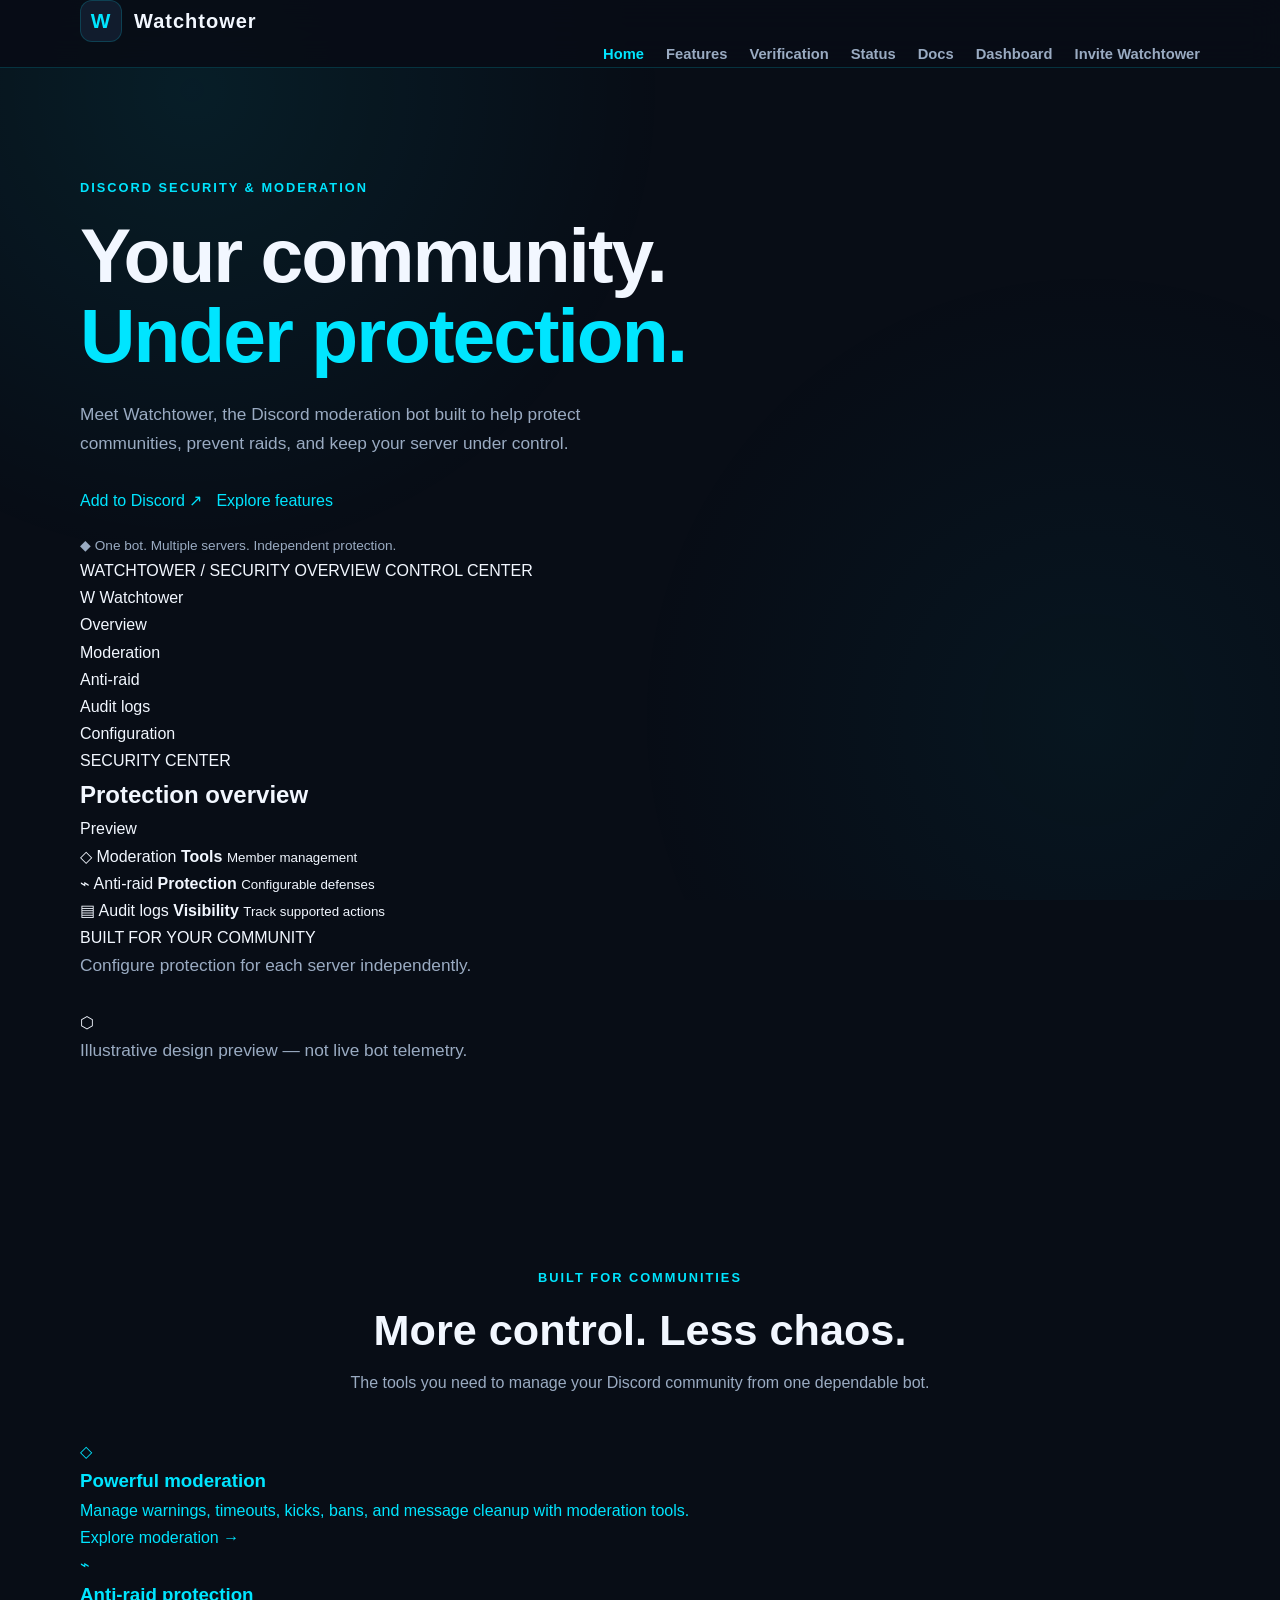
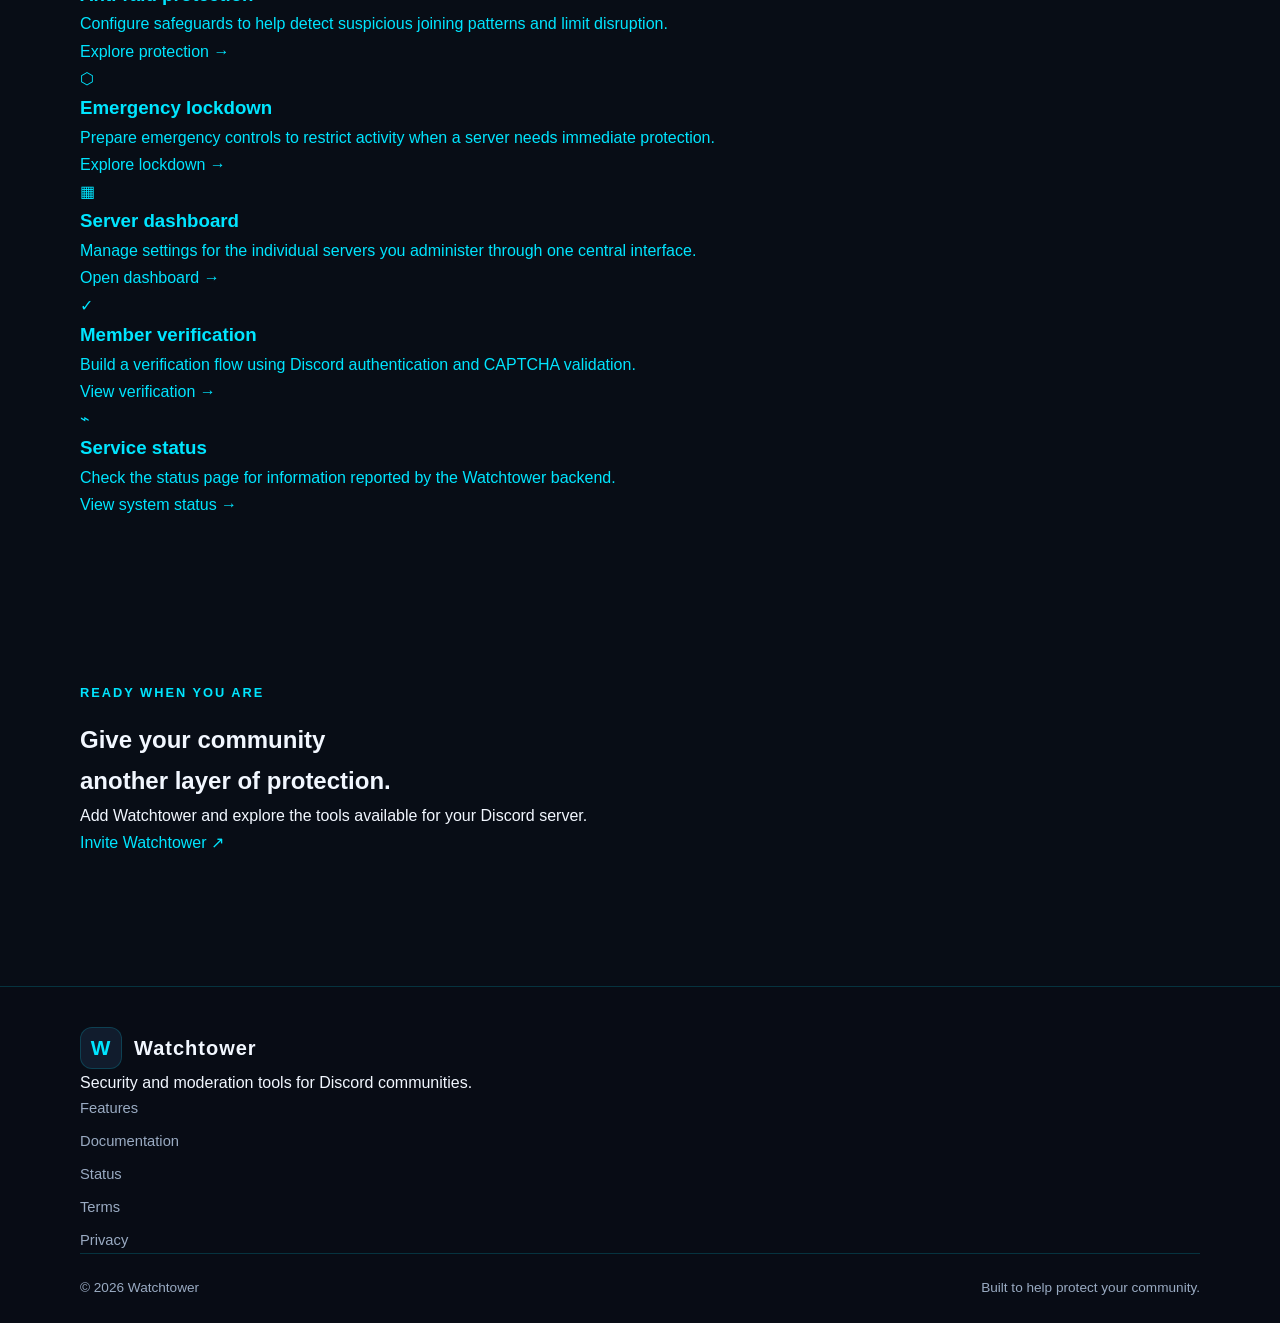
<file: index.html>
<!DOCTYPE html>
<html lang="en">
<head>
  <meta charset="UTF-8">
  <meta name="viewport" content="width=device-width, initial-scale=1">
  <meta name="theme-color" content="#080d16">
  <meta name="description" content="Watchtower is a powerful Discord moderation and security bot featuring moderation tools, anti-raid protection, emergency lockdowns, and server management.">
  <title>Watchtower — Protect Your Community</title>
  <link rel="stylesheet" href="style.css">
  <script src="script.js" defer></script>
</head>
<body>
  <header class="site-header">
    <nav class="nav container" aria-label="Main navigation">
      <a class="brand" href="index.html">
        <span class="brand-icon">W</span>
        <span>Watch<span class="accent">tower</span></span>
      </a>

      <button class="nav-toggle" id="nav-toggle"
        aria-expanded="false" aria-controls="nav-links">
        Menu
      </button>

      <div class="nav-links" id="nav-links">
        <a class="active" href="index.html">Home</a>
        <a href="features.html">Features</a>
        <a href="verification.html">Verification</a>
        <a href="status.html">Status</a>
        <a href="docs.html">Docs</a>
        <a href="dashboard.html">Dashboard</a>
        <a class="button button-primary nav-cta"
          href="https://discord.com/oauth2/authorize?client_id=1560069427880534126&amp;permissions=1099780089014&amp;integration_type=0&amp;scope=bot+applications.commands"
          target="_blank" rel="noopener noreferrer">
          Invite Watchtower
        </a>
      </div>
    </nav>
  </header>

  <main>
    <section class="hero">
      <div class="hero-glow"></div>
      <div class="container hero-content">
        <div class="eyebrow">
          <span class="live-dot"></span>
          DISCORD SECURITY & MODERATION
        </div>

        <h1>
          Your community.<br>
          <span class="gradient-text">Under protection.</span>
        </h1>

        <p class="hero-description">
          Meet Watchtower, the Discord moderation bot built to help
          protect communities, prevent raids, and keep your server
          under control.
        </p>

        <div class="hero-actions">
          <a class="button button-primary"
            href="https://discord.com/oauth2/authorize?client_id=1560069427880534126&amp;permissions=1099780089014&amp;integration_type=0&amp;scope=bot+applications.commands"
            target="_blank" rel="noopener noreferrer">
            Add to Discord <span aria-hidden="true">↗</span>
          </a>
          <a class="button button-secondary" href="features.html">
            Explore features
          </a>
        </div>

        <div class="hero-note">
          <span class="note-shield" aria-hidden="true">◆</span>
          One bot. Multiple servers. Independent protection.
        </div>
      </div>

      <div class="container hero-preview">
        <div class="preview-window">
          <div class="preview-topbar">
            <div class="window-dots"><i></i><i></i><i></i></div>
            <span>WATCHTOWER / SECURITY OVERVIEW</span>
            <span class="pill">CONTROL CENTER</span>
          </div>

          <div class="preview-content">
            <div class="preview-sidebar">
              <div class="preview-brand"><span>W</span> Watchtower</div>
              <div class="sidebar-item selected">Overview</div>
              <div class="sidebar-item">Moderation</div>
              <div class="sidebar-item">Anti-raid</div>
              <div class="sidebar-item">Audit logs</div>
              <div class="sidebar-item">Configuration</div>
            </div>

            <div class="preview-main">
              <div class="preview-heading">
                <div>
                  <span class="muted-label">SECURITY CENTER</span>
                  <h2>Protection overview</h2>
                </div>
                <span class="pill">Preview</span>
              </div>

              <div class="preview-grid">
                <div class="preview-stat">
                  <span class="stat-icon cyan">◇</span>
                  <span class="muted-label">Moderation</span>
                  <strong>Tools</strong>
                  <small>Member management</small>
                </div>
                <div class="preview-stat">
                  <span class="stat-icon blue">⌁</span>
                  <span class="muted-label">Anti-raid</span>
                  <strong>Protection</strong>
                  <small>Configurable defenses</small>
                </div>
                <div class="preview-stat">
                  <span class="stat-icon purple">▤</span>
                  <span class="muted-label">Audit logs</span>
                  <strong>Visibility</strong>
                  <small>Track supported actions</small>
                </div>
              </div>

              <div class="preview-bottom">
                <div>
                  <span class="muted-label">BUILT FOR YOUR COMMUNITY</span>
                  <p>Configure protection for each server independently.</p>
                </div>
                <span class="preview-shield">⬡</span>
              </div>
              <p class="preview-disclaimer">
                Illustrative design preview — not live bot telemetry.
              </p>
            </div>
          </div>
        </div>
      </div>
    </section>

    <section class="section section-border">
      <div class="container">
        <div class="section-heading">
          <span class="eyebrow">BUILT FOR COMMUNITIES</span>
          <h2>More control. <span class="gradient-text">Less chaos.</span></h2>
          <p>
            The tools you need to manage your Discord community
            from one dependable bot.
          </p>
        </div>

        <div class="feature-grid">
          <a class="feature-card" href="features.html#moderation">
            <div class="feature-icon cyan">◇</div>
            <h3>Powerful moderation</h3>
            <p>
              Manage warnings, timeouts, kicks, bans, and message
              cleanup with moderation tools.
            </p>
            <span class="card-link">Explore moderation →</span>
          </a>

          <a class="feature-card" href="features.html#anti-raid">
            <div class="feature-icon blue">⌁</div>
            <h3>Anti-raid protection</h3>
            <p>
              Configure safeguards to help detect suspicious
              joining patterns and limit disruption.
            </p>
            <span class="card-link">Explore protection →</span>
          </a>

          <a class="feature-card" href="features.html#lockdown">
            <div class="feature-icon purple">⬡</div>
            <h3>Emergency lockdown</h3>
            <p>
              Prepare emergency controls to restrict activity
              when a server needs immediate protection.
            </p>
            <span class="card-link">Explore lockdown →</span>
          </a>

          <a class="feature-card" href="dashboard.html">
            <div class="feature-icon cyan">▦</div>
            <h3>Server dashboard</h3>
            <p>
              Manage settings for the individual servers you
              administer through one central interface.
            </p>
            <span class="card-link">Open dashboard →</span>
          </a>

          <a class="feature-card" href="verification.html">
            <div class="feature-icon blue">✓</div>
            <h3>Member verification</h3>
            <p>
              Build a verification flow using Discord
              authentication and CAPTCHA validation.
            </p>
            <span class="card-link">View verification →</span>
          </a>

          <a class="feature-card" href="status.html">
            <div class="feature-icon purple">⌁</div>
            <h3>Service status</h3>
            <p>
              Check the status page for information reported
              by the Watchtower backend.
            </p>
            <span class="card-link">View system status →</span>
          </a>
        </div>
      </div>
    </section>

    <section class="section">
      <div class="container callout">
        <div>
          <span class="eyebrow">READY WHEN YOU ARE</span>
          <h2>Give your community<br>another layer of protection.</h2>
          <p>
            Add Watchtower and explore the tools available
            for your Discord server.
          </p>
        </div>
        <a class="button button-primary"
          href="https://discord.com/oauth2/authorize?client_id=1560069427880534126&amp;permissions=1099780089014&amp;integration_type=0&amp;scope=bot+applications.commands"
          target="_blank" rel="noopener noreferrer">
          Invite Watchtower ↗
        </a>
      </div>
    </section>
  </main>

  <footer class="site-footer">
    <div class="container footer-main">
      <a class="brand" href="index.html">
        <span class="brand-icon">W</span>
        <span>Watch<span class="accent">tower</span></span>
      </a>
      <p>Security and moderation tools for Discord communities.</p>
      <div class="footer-links">
        <a href="features.html">Features</a>
        <a href="docs.html">Documentation</a>
        <a href="status.html">Status</a>
        <a href="terms.html">Terms</a>
        <a href="privacy.html">Privacy</a>
      </div>
    </div>
    <div class="container footer-bottom">
      <span>© <span id="year">2026</span> Watchtower</span>
      <span>Built to help protect your community.</span>
    </div>
  </footer>
</body>
</html>
</file>
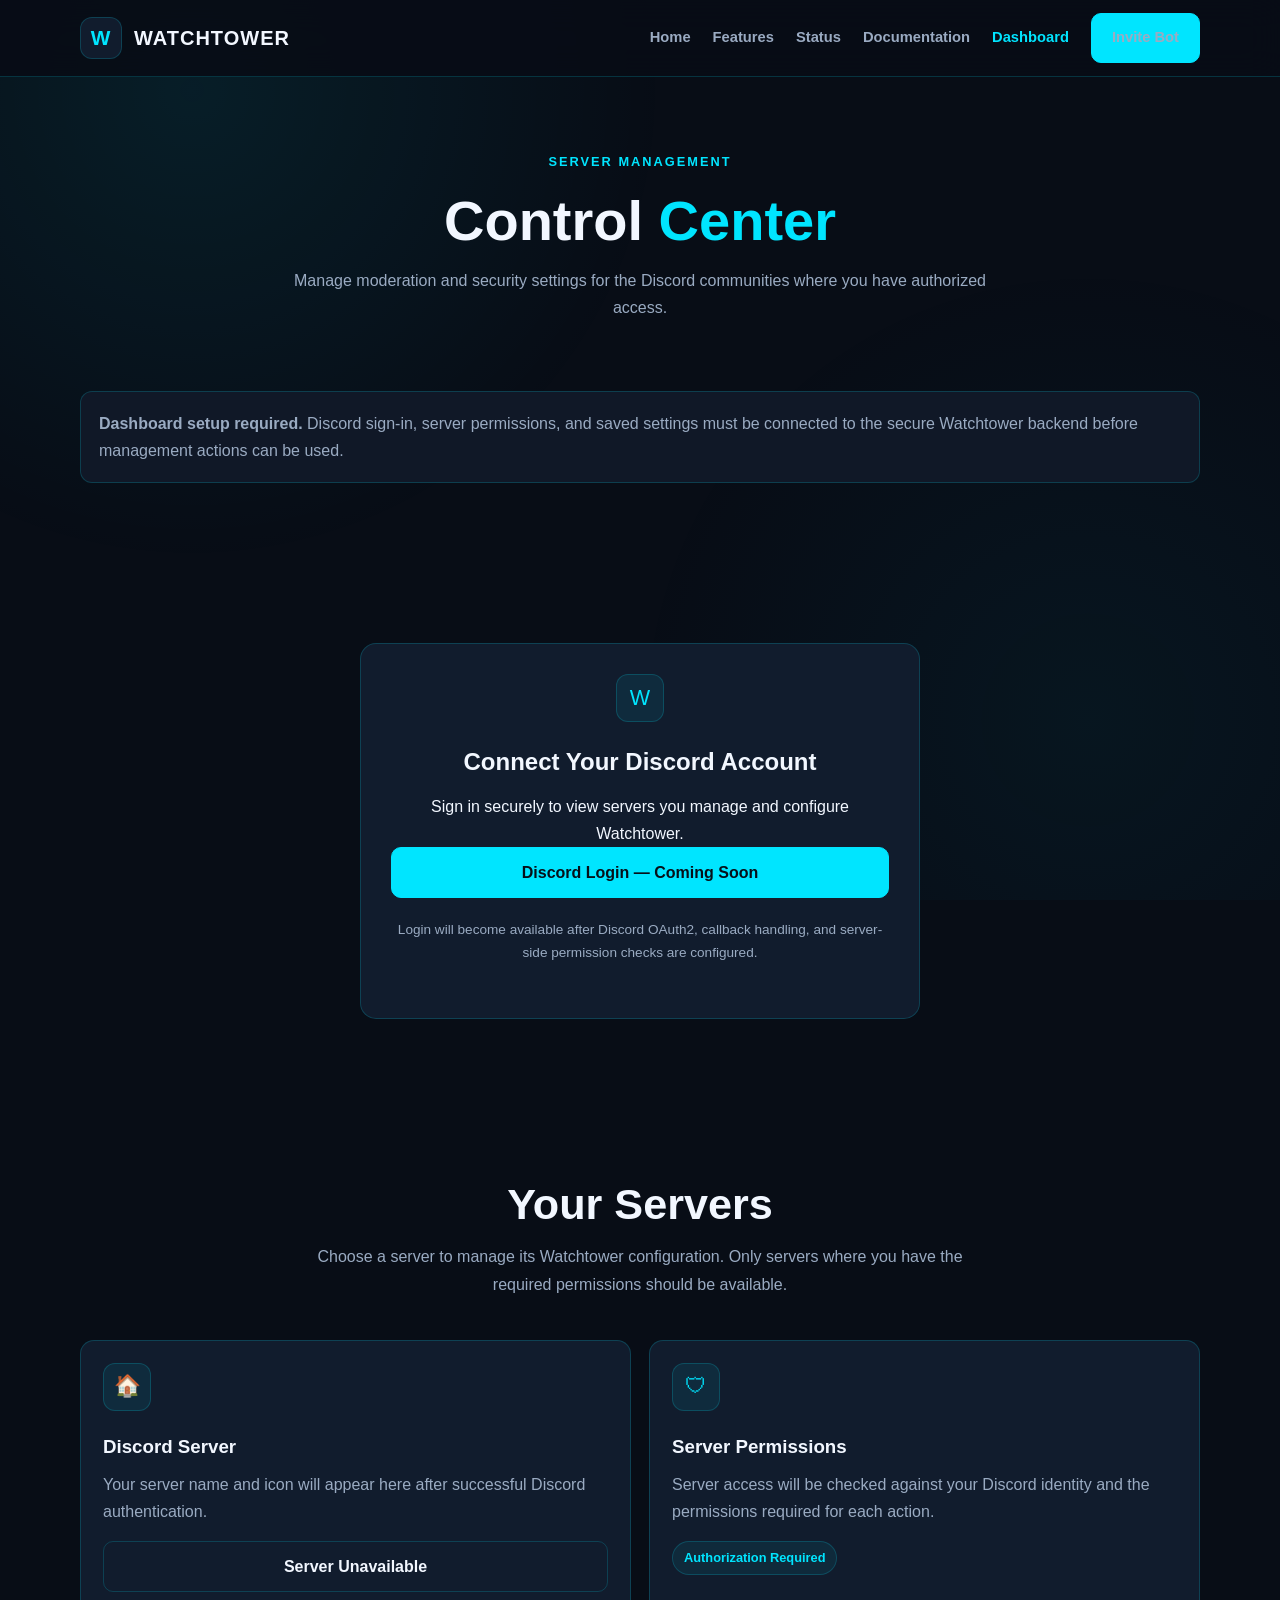
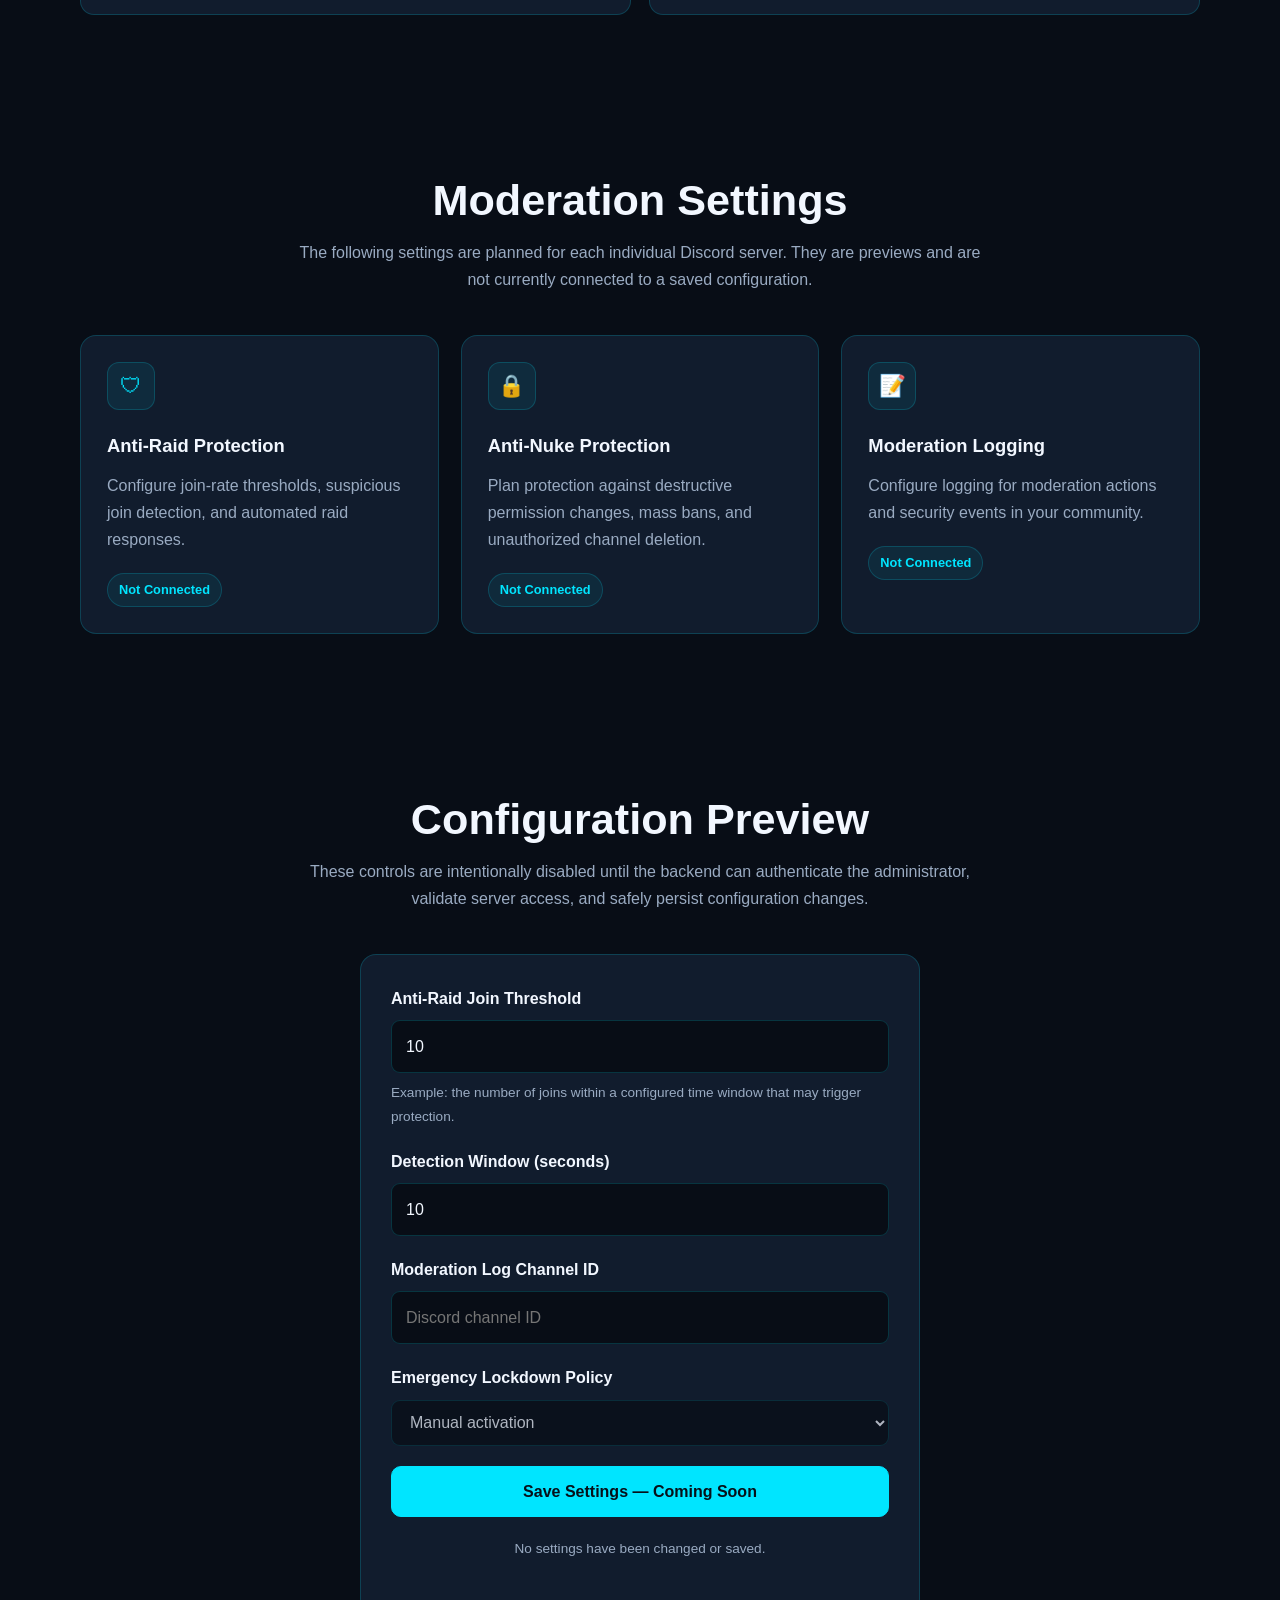
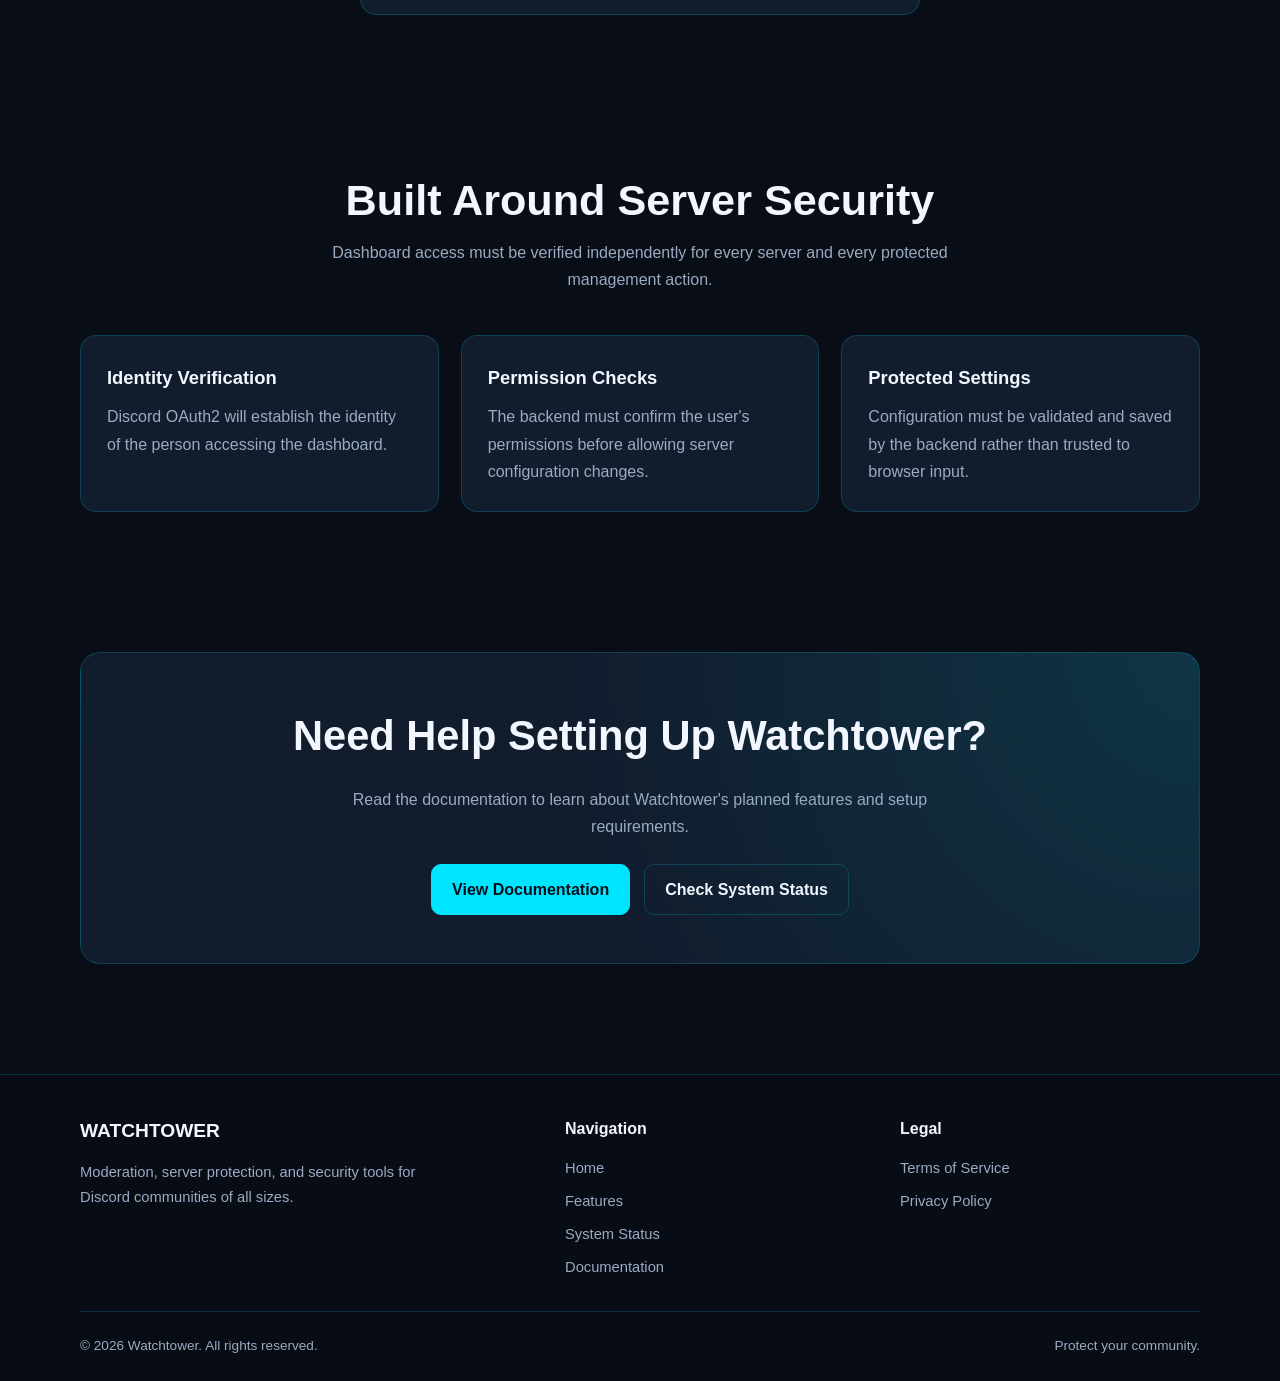
<file: dashboard.html>
<!DOCTYPE html>
<html lang="en">
<head>
  <meta charset="UTF-8">
  <meta name="viewport" content="width=device-width, initial-scale=1.0">
  <meta name="theme-color" content="#080d16">
  <meta
    name="description"
    content="Manage Watchtower moderation and security settings for your Discord servers."
  >

  <title>Server Dashboard | Watchtower</title>

  <link rel="stylesheet" href="style.css">
  <script src="script.js" defer></script>
</head>

<body>

  <!-- NAVIGATION -->

  <header class="site-header">
    <div class="container navbar">

      <a class="brand" href="index.html">
        <span class="brand-icon" aria-hidden="true">W</span>
        <span>WATCHTOWER</span>
      </a>

      <button
        class="nav-toggle"
        type="button"
        aria-label="Open navigation menu"
        aria-expanded="false"
      >
        Menu
      </button>

      <nav class="nav-links" aria-label="Main navigation">
        <a href="index.html">Home</a>
        <a href="features.html">Features</a>
        <a href="status.html">Status</a>
        <a href="docs.html">Documentation</a>
        <a class="active" href="dashboard.html">Dashboard</a>

        <a
          class="btn btn-primary"
          href="https://discord.com/oauth2/authorize?client_id=1560069427880534126&permissions=1099780089014&integration_type=0&scope=bot+applications.commands"
          target="_blank"
          rel="noopener noreferrer"
        >
          Invite Bot
        </a>
      </nav>

    </div>
  </header>

  <!-- DASHBOARD HEADER -->

  <main>

    <section class="page-header">
      <div class="container">

        <span class="eyebrow">Server Management</span>

        <h1>Control <span class="text-cyan">Center</span></h1>

        <p>
          Manage moderation and security settings for the
          Discord communities where you have authorized access.
        </p>

      </div>
    </section>

    <!-- BACKEND NOTICE -->

    <section style="padding-top: 10px;">
      <div class="container">

        <div
          class="status-message"
          role="status"
          aria-live="polite"
        >
          <strong>Dashboard setup required.</strong>
          Discord sign-in, server permissions, and saved settings
          must be connected to the secure Watchtower backend before
          management actions can be used.
        </div>

      </div>
    </section>

    <!-- LOGIN -->

    <section>
      <div class="container">

        <div class="form-card">

          <div class="text-center">

            <div
              class="card-icon"
              style="margin-left:auto;margin-right:auto;"
              aria-hidden="true"
            >
              W
            </div>

            <h2>Connect Your Discord Account</h2>

            <p>
              Sign in securely to view servers you manage and
              configure Watchtower.
            </p>

          </div>

          <button
            class="btn btn-primary w-full"
            type="button"
            disabled
            aria-describedby="login-help"
          >
            Discord Login — Coming Soon
          </button>

          <p
            class="form-help text-center mt-2"
            id="login-help"
          >
            Login will become available after Discord OAuth2,
            callback handling, and server-side permission checks
            are configured.
          </p>

        </div>

      </div>
    </section>

    <!-- SERVER SELECTION -->

    <section>
      <div class="container">

        <div class="section-heading">
          <h2>Your Servers</h2>

          <p>
            Choose a server to manage its Watchtower configuration.
            Only servers where you have the required permissions
            should be available.
          </p>
        </div>

        <div class="server-grid">

          <article class="server-card">

            <div class="card-icon" aria-hidden="true">
              &#127968;
            </div>

            <h3>Discord Server</h3>

            <p>
              Your server name and icon will appear here after
              successful Discord authentication.
            </p>

            <button
              class="btn btn-secondary w-full"
              type="button"
              disabled
            >
              Server Unavailable
            </button>

          </article>

          <article class="server-card">

            <div class="card-icon" aria-hidden="true">
              &#128737;
            </div>

            <h3>Server Permissions</h3>

            <p>
              Server access will be checked against your Discord
              identity and the permissions required for each action.
            </p>

            <span class="badge">Authorization Required</span>

          </article>

        </div>

      </div>
    </section>

    <!-- MODERATION SETTINGS -->

    <section>
      <div class="container">

        <div class="section-heading">
          <h2>Moderation Settings</h2>

          <p>
            The following settings are planned for each individual
            Discord server. They are previews and are not currently
            connected to a saved configuration.
          </p>
        </div>

        <div class="card-grid">

          <article class="card">

            <div class="card-icon" aria-hidden="true">
              &#128737;
            </div>

            <h3>Anti-Raid Protection</h3>

            <p>
              Configure join-rate thresholds, suspicious join
              detection, and automated raid responses.
            </p>

            <div class="mt-2">
              <span class="badge">Not Connected</span>
            </div>

          </article>

          <article class="card">

            <div class="card-icon" aria-hidden="true">
              &#128274;
            </div>

            <h3>Anti-Nuke Protection</h3>

            <p>
              Plan protection against destructive permission
              changes, mass bans, and unauthorized channel deletion.
            </p>

            <div class="mt-2">
              <span class="badge">Not Connected</span>
            </div>

          </article>

          <article class="card">

            <div class="card-icon" aria-hidden="true">
              &#128221;
            </div>

            <h3>Moderation Logging</h3>

            <p>
              Configure logging for moderation actions and
              security events in your community.
            </p>

            <div class="mt-2">
              <span class="badge">Not Connected</span>
            </div>

          </article>

        </div>

      </div>
    </section>

    <!-- CONFIGURATION PREVIEW -->

    <section>
      <div class="container">

        <div class="section-heading">
          <h2>Configuration Preview</h2>

          <p>
            These controls are intentionally disabled until the
            backend can authenticate the administrator, validate
            server access, and safely persist configuration changes.
          </p>
        </div>

        <div class="form-card">

          <div class="form-group">
            <label for="raid-threshold">
              Anti-Raid Join Threshold
            </label>

            <input
              id="raid-threshold"
              type="number"
              min="2"
              max="100"
              value="10"
              disabled
            >

            <span class="form-help">
              Example: the number of joins within a configured
              time window that may trigger protection.
            </span>
          </div>

          <div class="form-group">
            <label for="raid-window">
              Detection Window (seconds)
            </label>

            <input
              id="raid-window"
              type="number"
              min="1"
              max="300"
              value="10"
              disabled
            >
          </div>

          <div class="form-group">
            <label for="log-channel">
              Moderation Log Channel ID
            </label>

            <input
              id="log-channel"
              type="text"
              placeholder="Discord channel ID"
              disabled
            >
          </div>

          <div class="form-group">
            <label for="lockdown-policy">
              Emergency Lockdown Policy
            </label>

            <select id="lockdown-policy" disabled>
              <option value="manual">Manual activation</option>
              <option value="automatic">Automatic detection</option>
              <option value="both">Manual and automatic</option>
            </select>
          </div>

          <button
            class="btn btn-primary w-full"
            type="button"
            disabled
          >
            Save Settings — Coming Soon
          </button>

          <p class="form-help text-center mt-2">
            No settings have been changed or saved.
          </p>

        </div>

      </div>
    </section>

    <!-- SECURITY INFORMATION -->

    <section>
      <div class="container">

        <div class="section-heading">
          <h2>Built Around Server Security</h2>

          <p>
            Dashboard access must be verified independently for
            every server and every protected management action.
          </p>

        </div>

        <div class="card-grid">

          <article class="card">
            <h3>Identity Verification</h3>

            <p>
              Discord OAuth2 will establish the identity of the
              person accessing the dashboard.
            </p>
          </article>

          <article class="card">
            <h3>Permission Checks</h3>

            <p>
              The backend must confirm the user's permissions
              before allowing server configuration changes.
            </p>
          </article>

          <article class="card">
            <h3>Protected Settings</h3>

            <p>
              Configuration must be validated and saved by the
              backend rather than trusted to browser input.
            </p>
          </article>

        </div>

      </div>
    </section>

    <!-- HELP -->

    <section class="cta-section">
      <div class="container">

        <div class="cta-panel">

          <h2>Need Help Setting Up Watchtower?</h2>

          <p>
            Read the documentation to learn about Watchtower's
            planned features and setup requirements.
          </p>

          <div class="hero-actions">

            <a class="btn btn-primary" href="docs.html">
              View Documentation
            </a>

            <a class="btn btn-secondary" href="status.html">
              Check System Status
            </a>

          </div>

        </div>

      </div>
    </section>

  </main>

  <!-- FOOTER -->

  <footer class="site-footer">
    <div class="container">

      <div class="footer-grid">

        <div>
          <div class="footer-brand">WATCHTOWER</div>

          <p class="footer-description">
            Moderation, server protection, and security tools
            for Discord communities of all sizes.
          </p>
        </div>

        <div class="footer-column">
          <h3>Navigation</h3>

          <div class="footer-links">
            <a href="index.html">Home</a>
            <a href="features.html">Features</a>
            <a href="status.html">System Status</a>
            <a href="docs.html">Documentation</a>
          </div>
        </div>

        <div class="footer-column">
          <h3>Legal</h3>

          <div class="footer-links">
            <a href="terms.html">Terms of Service</a>
            <a href="privacy.html">Privacy Policy</a>
          </div>
        </div>

      </div>

      <div class="footer-bottom">
        <span>
          &copy; <span id="current-year"></span> Watchtower.
          All rights reserved.
        </span>

        <span>Protect your community.</span>
      </div>

    </div>
  </footer>

</body>
</html>
</file>
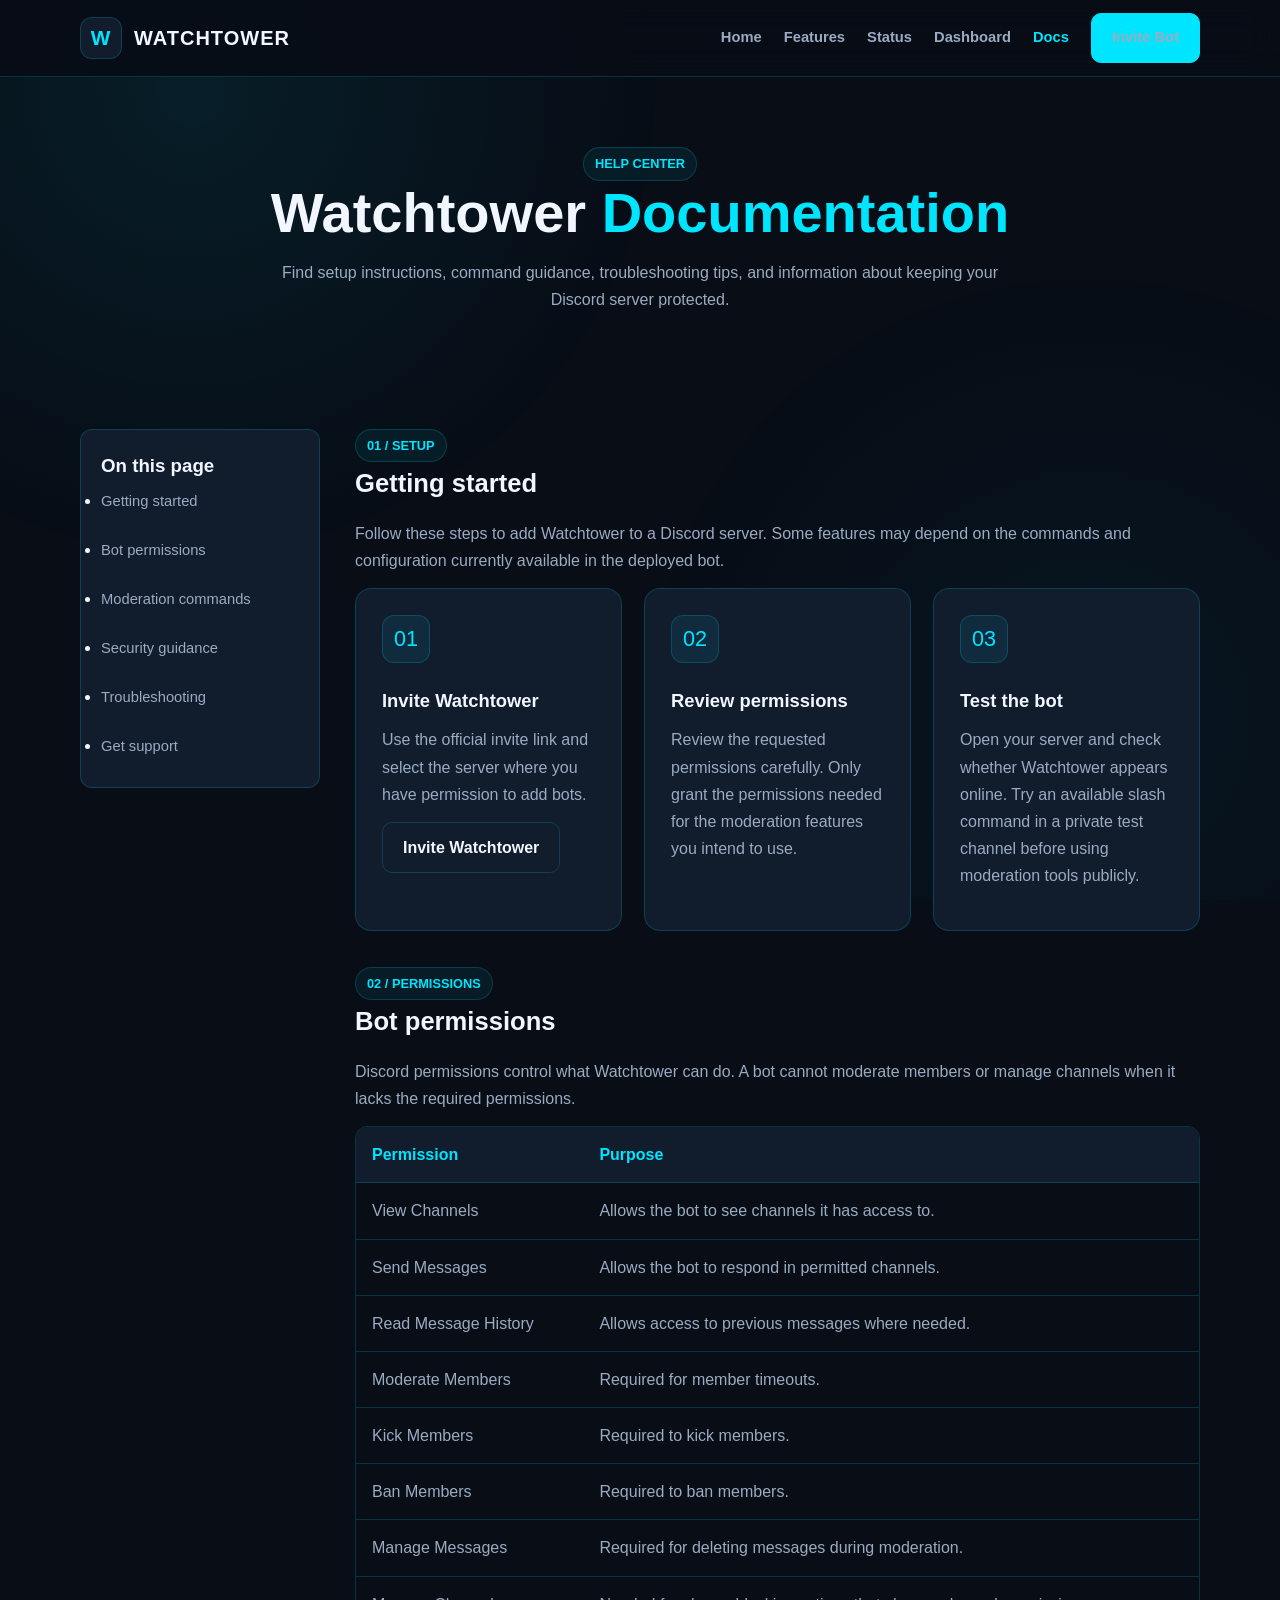
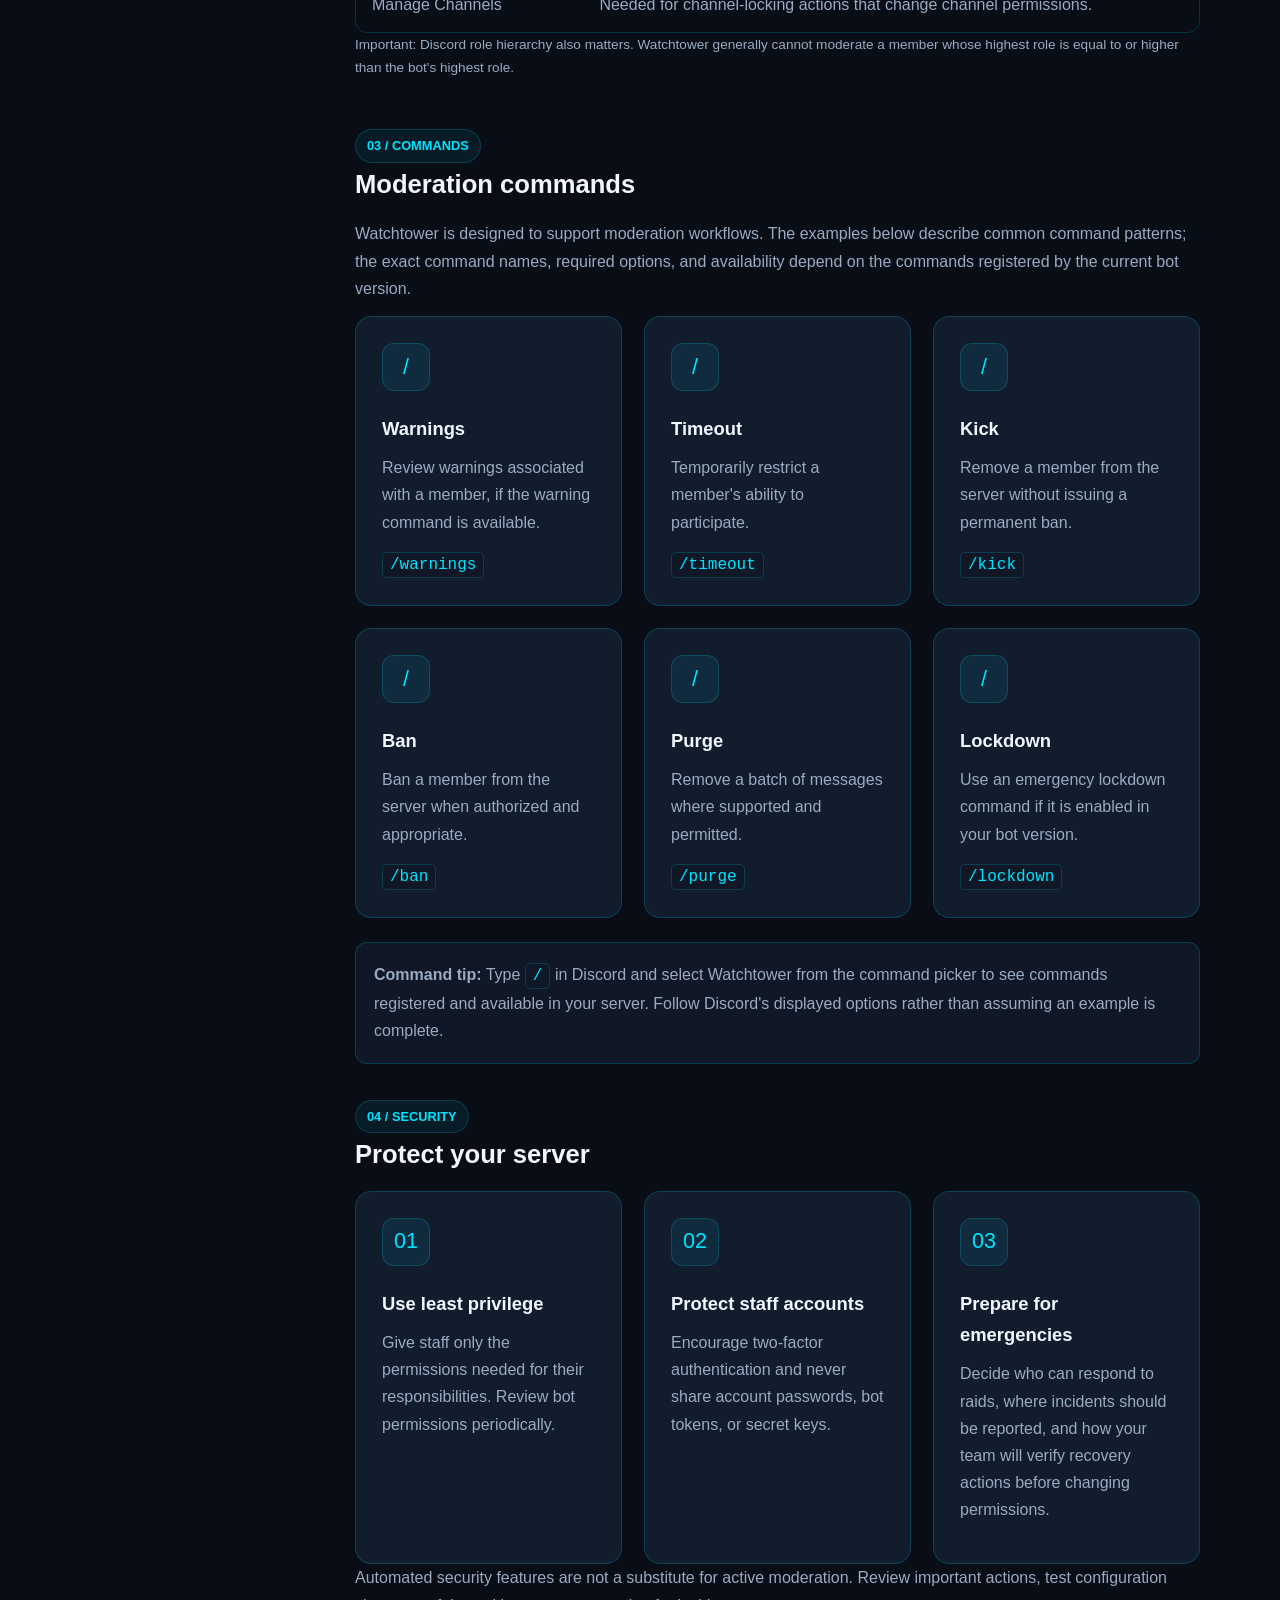
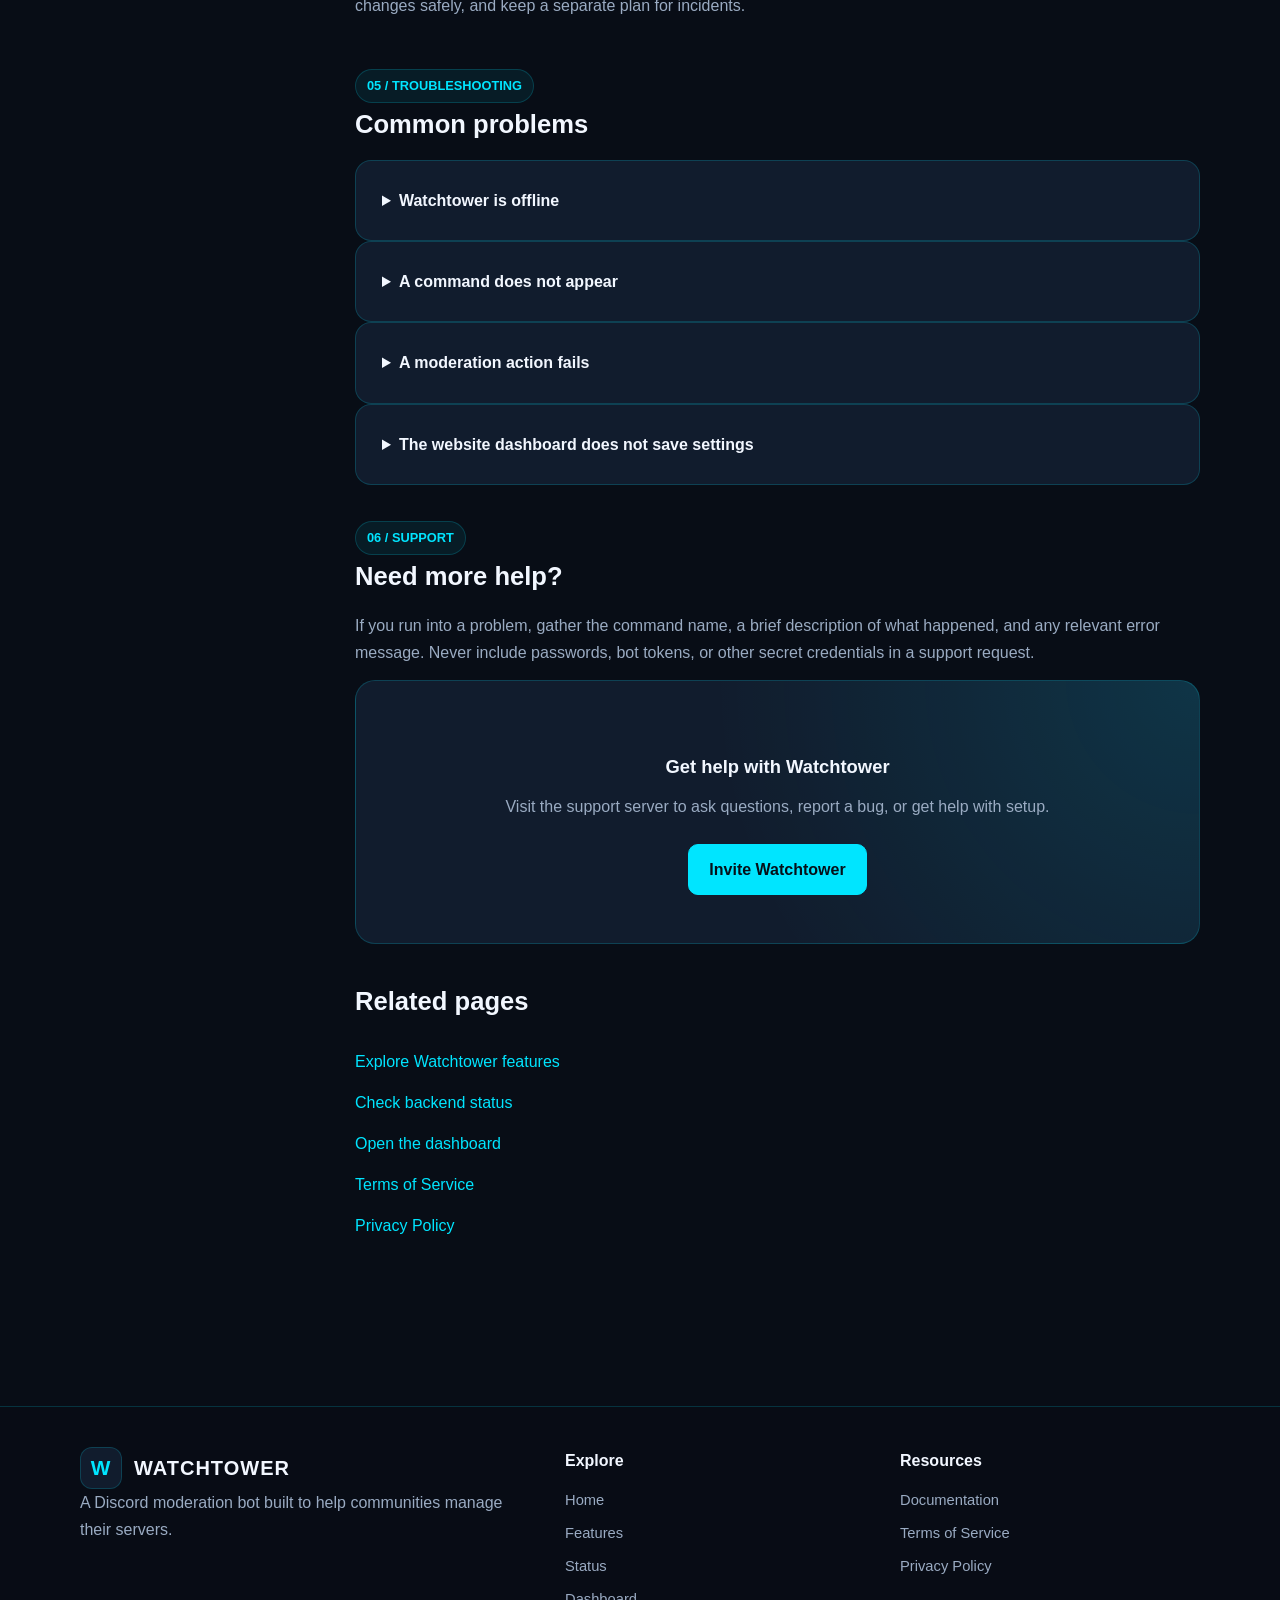
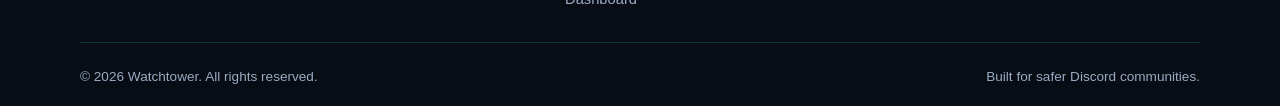
<file: docs.html>
<!DOCTYPE html>
<html lang="en">
<head>
  <meta charset="UTF-8">
  <meta name="viewport" content="width=device-width, initial-scale=1.0">
  <meta name="theme-color" content="#080d16">
  <meta name="description" content="Watchtower documentation: learn how to invite, configure, and use the Discord moderation bot.">
  <title>Documentation | Watchtower</title>
  <link rel="stylesheet" href="style.css">
  <script src="script.js" defer></script>
</head>
<body>
  <header class="site-header">
    <div class="container navbar">
      <a class="brand" href="index.html">
        <span class="brand-icon">W</span>
        <span>WATCHTOWER</span>
      </a>

      <button class="nav-toggle" type="button" aria-label="Toggle navigation" aria-expanded="false">
        ☰
      </button>

      <nav class="nav-links" aria-label="Main navigation">
        <a href="index.html">Home</a>
        <a href="features.html">Features</a>
        <a href="status.html">Status</a>
        <a href="dashboard.html">Dashboard</a>
        <a href="docs.html" aria-current="page">Docs</a>
        <a class="btn btn-primary" href="https://discord.com/oauth2/authorize?client_id=1560069427880534126&permissions=1099780089014&integration_type=0&scope=bot+applications.commands" target="_blank" rel="noopener noreferrer">Invite Bot</a>
      </nav>
    </div>
  </header>

  <main>
    <section class="page-header">
      <div class="container">
        <span class="badge">HELP CENTER</span>
        <h1>Watchtower <span class="text-cyan">Documentation</span></h1>
        <p>
          Find setup instructions, command guidance, troubleshooting tips,
          and information about keeping your Discord server protected.
        </p>
      </div>
    </section>

    <section class="section">
      <div class="container content-layout">
        <aside class="content-sidebar">
          <h3>On this page</h3>
          <ul class="footer-links">
            <li><a href="#getting-started">Getting started</a></li>
            <li><a href="#permissions">Bot permissions</a></li>
            <li><a href="#commands">Moderation commands</a></li>
            <li><a href="#security">Security guidance</a></li>
            <li><a href="#troubleshooting">Troubleshooting</a></li>
            <li><a href="#support">Get support</a></li>
          </ul>
        </aside>

        <div class="content-body">
          <section id="getting-started" class="docs-section">
            <span class="badge">01 / SETUP</span>
            <h2>Getting started</h2>
            <p>
              Follow these steps to add Watchtower to a Discord server.
              Some features may depend on the commands and configuration
              currently available in the deployed bot.
            </p>

            <div class="card-grid">
              <article class="card">
                <div class="card-icon">01</div>
                <h3>Invite Watchtower</h3>
                <p>
                  Use the official invite link and select the server where
                  you have permission to add bots.
                </p>
                <a class="btn btn-secondary" href="https://discord.com/oauth2/authorize?client_id=1560069427880534126&permissions=1099780089014&integration_type=0&scope=bot+applications.commands" target="_blank" rel="noopener noreferrer">
                  Invite Watchtower
                </a>
              </article>

              <article class="card">
                <div class="card-icon">02</div>
                <h3>Review permissions</h3>
                <p>
                  Review the requested permissions carefully. Only grant
                  the permissions needed for the moderation features you
                  intend to use.
                </p>
              </article>

              <article class="card">
                <div class="card-icon">03</div>
                <h3>Test the bot</h3>
                <p>
                  Open your server and check whether Watchtower appears
                  online. Try an available slash command in a private
                  test channel before using moderation tools publicly.
                </p>
              </article>
            </div>
          </section>

          <section id="permissions" class="docs-section">
            <span class="badge">02 / PERMISSIONS</span>
            <h2>Bot permissions</h2>
            <p>
              Discord permissions control what Watchtower can do. A bot
              cannot moderate members or manage channels when it lacks
              the required permissions.
            </p>

            <div class="table-wrap">
              <table>
                <thead>
                  <tr>
                    <th>Permission</th>
                    <th>Purpose</th>
                  </tr>
                </thead>
                <tbody>
                  <tr>
                    <td>View Channels</td>
                    <td>Allows the bot to see channels it has access to.</td>
                  </tr>
                  <tr>
                    <td>Send Messages</td>
                    <td>Allows the bot to respond in permitted channels.</td>
                  </tr>
                  <tr>
                    <td>Read Message History</td>
                    <td>Allows access to previous messages where needed.</td>
                  </tr>
                  <tr>
                    <td>Moderate Members</td>
                    <td>Required for member timeouts.</td>
                  </tr>
                  <tr>
                    <td>Kick Members</td>
                    <td>Required to kick members.</td>
                  </tr>
                  <tr>
                    <td>Ban Members</td>
                    <td>Required to ban members.</td>
                  </tr>
                  <tr>
                    <td>Manage Messages</td>
                    <td>Required for deleting messages during moderation.</td>
                  </tr>
                  <tr>
                    <td>Manage Channels</td>
                    <td>Needed for channel-locking actions that change channel permissions.</td>
                  </tr>
                </tbody>
              </table>
            </div>

            <p class="form-help">
              Important: Discord role hierarchy also matters. Watchtower
              generally cannot moderate a member whose highest role is
              equal to or higher than the bot's highest role.
            </p>
          </section>

          <section id="commands" class="docs-section">
            <span class="badge">03 / COMMANDS</span>
            <h2>Moderation commands</h2>
            <p>
              Watchtower is designed to support moderation workflows.
              The examples below describe common command patterns;
              the exact command names, required options, and availability
              depend on the commands registered by the current bot version.
            </p>

            <div class="card-grid">
              <article class="card">
                <div class="card-icon">/</div>
                <h3>Warnings</h3>
                <p>Review warnings associated with a member, if the warning command is available.</p>
                <code>/warnings</code>
              </article>

              <article class="card">
                <div class="card-icon">/</div>
                <h3>Timeout</h3>
                <p>Temporarily restrict a member's ability to participate.</p>
                <code>/timeout</code>
              </article>

              <article class="card">
                <div class="card-icon">/</div>
                <h3>Kick</h3>
                <p>Remove a member from the server without issuing a permanent ban.</p>
                <code>/kick</code>
              </article>

              <article class="card">
                <div class="card-icon">/</div>
                <h3>Ban</h3>
                <p>Ban a member from the server when authorized and appropriate.</p>
                <code>/ban</code>
              </article>

              <article class="card">
                <div class="card-icon">/</div>
                <h3>Purge</h3>
                <p>Remove a batch of messages where supported and permitted.</p>
                <code>/purge</code>
              </article>

              <article class="card">
                <div class="card-icon">/</div>
                <h3>Lockdown</h3>
                <p>Use an emergency lockdown command if it is enabled in your bot version.</p>
                <code>/lockdown</code>
              </article>
            </div>

            <div class="status-message">
              <strong>Command tip:</strong> Type <code>/</code> in Discord
              and select Watchtower from the command picker to see commands
              registered and available in your server. Follow Discord's
              displayed options rather than assuming an example is complete.
            </div>
          </section>

          <section id="security" class="docs-section">
            <span class="badge">04 / SECURITY</span>
            <h2>Protect your server</h2>

            <div class="card-grid">
              <article class="card">
                <div class="card-icon">01</div>
                <h3>Use least privilege</h3>
                <p>
                  Give staff only the permissions needed for their
                  responsibilities. Review bot permissions periodically.
                </p>
              </article>

              <article class="card">
                <div class="card-icon">02</div>
                <h3>Protect staff accounts</h3>
                <p>
                  Encourage two-factor authentication and never share
                  account passwords, bot tokens, or secret keys.
                </p>
              </article>

              <article class="card">
                <div class="card-icon">03</div>
                <h3>Prepare for emergencies</h3>
                <p>
                  Decide who can respond to raids, where incidents should
                  be reported, and how your team will verify recovery
                  actions before changing permissions.
                </p>
              </article>
            </div>

            <p>
              Automated security features are not a substitute for active
              moderation. Review important actions, test configuration
              changes safely, and keep a separate plan for incidents.
            </p>
          </section>

          <section id="troubleshooting" class="docs-section">
            <span class="badge">05 / TROUBLESHOOTING</span>
            <h2>Common problems</h2>

            <details class="card">
              <summary><strong>Watchtower is offline</strong></summary>
              <p>
                Check the
                <a href="status.html">status page</a>
                for backend health information. An online website backend
                does not necessarily mean the Discord bot is connected.
                If the issue continues, contact support.
              </p>
            </details>

            <details class="card">
              <summary><strong>A command does not appear</strong></summary>
              <p>
                Confirm that Watchtower is in the server, that its
                application commands are available, and that you have
                permission to use the command. Some changes may take time
                to appear in Discord.
              </p>
            </details>

            <details class="card">
              <summary><strong>A moderation action fails</strong></summary>
              <p>
                Check the bot's permissions, the target member's role
                hierarchy, and your own access to the command. Discord
                may reject actions that exceed the bot's authority.
              </p>
            </details>

            <details class="card">
              <summary><strong>The website dashboard does not save settings</strong></summary>
              <p>
                Dashboard controls may not be connected to a working
                configuration backend yet. Do not assume a setting was
                saved unless the dashboard explicitly confirms success.
              </p>
            </details>
          </section>

          <section id="support" class="docs-section">
            <span class="badge">06 / SUPPORT</span>
            <h2>Need more help?</h2>
            <p>
              If you run into a problem, gather the command name, a brief
              description of what happened, and any relevant error
              message. Never include passwords, bot tokens, or other
              secret credentials in a support request.
            </p>

            <div class="cta-panel">
              <h3>Get help with Watchtower</h3>
              <p>
                Visit the support server to ask questions, report a bug,
                or get help with setup.
              </p>
              <a class="btn btn-primary" href="https://discord.com/oauth2/authorize?client_id=1560069427880534126&permissions=1099780089014&integration_type=0&scope=bot+applications.commands" target="_blank" rel="noopener noreferrer">
                Invite Watchtower
              </a>
            </div>
          </section>

          <section class="docs-section">
            <h2>Related pages</h2>
            <div class="feature-list">
              <a href="features.html">Explore Watchtower features</a>
              <a href="status.html">Check backend status</a>
              <a href="dashboard.html">Open the dashboard</a>
              <a href="terms.html">Terms of Service</a>
              <a href="privacy.html">Privacy Policy</a>
            </div>
          </section>
        </div>
      </div>
    </section>
  </main>

  <footer class="site-footer">
    <div class="container">
      <div class="footer-grid">
        <div class="footer-column">
          <a class="brand" href="index.html">
            <span class="brand-icon">W</span>
            <span>WATCHTOWER</span>
          </a>
          <p class="text-muted">
            A Discord moderation bot built to help communities manage
            their servers.
          </p>
        </div>

        <div class="footer-column">
          <h3>Explore</h3>
          <div class="footer-links">
            <a href="index.html">Home</a>
            <a href="features.html">Features</a>
            <a href="status.html">Status</a>
            <a href="dashboard.html">Dashboard</a>
          </div>
        </div>

        <div class="footer-column">
          <h3>Resources</h3>
          <div class="footer-links">
            <a href="docs.html">Documentation</a>
            <a href="terms.html">Terms of Service</a>
            <a href="privacy.html">Privacy Policy</a>
          </div>
        </div>
      </div>

      <div class="footer-bottom">
        <p>© <span id="current-year"></span> Watchtower. All rights reserved.</p>
        <p>Built for safer Discord communities.</p>
      </div>
    </div>
  </footer>
</body>
</html>
</file>
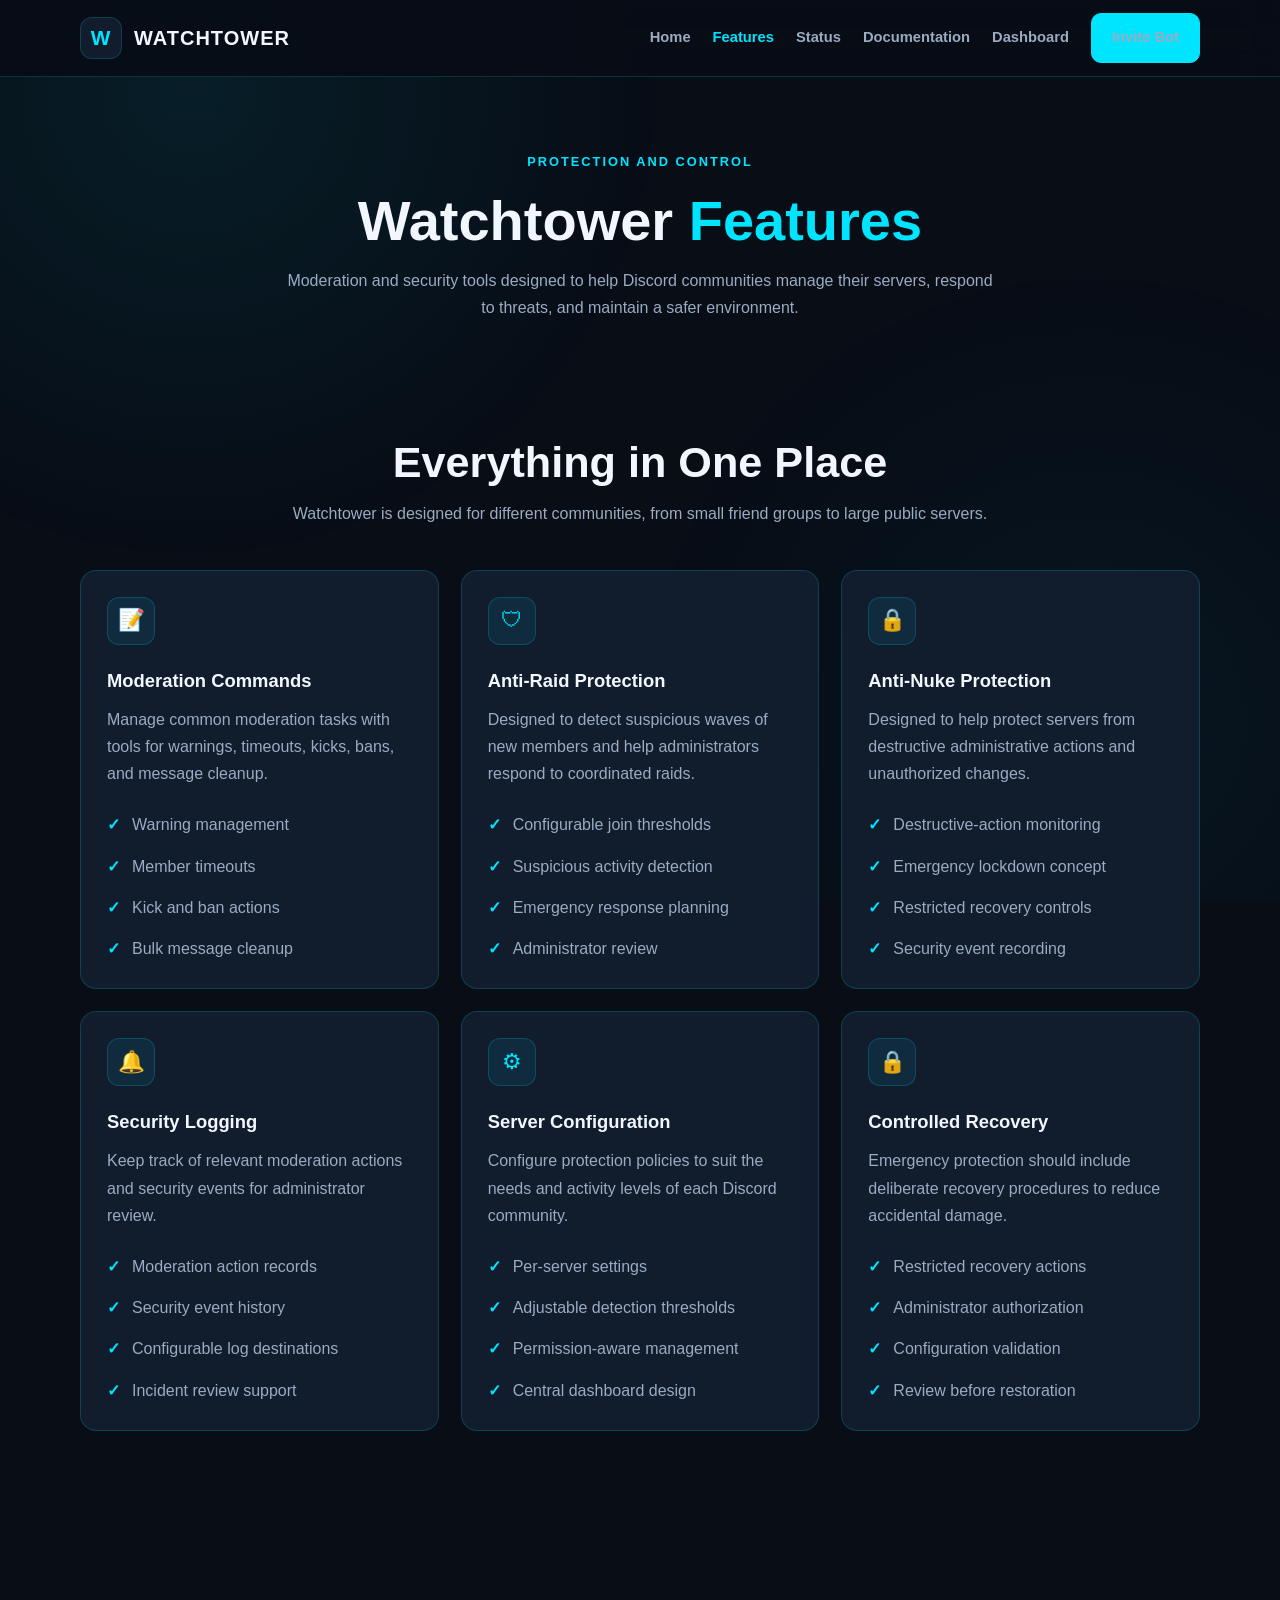
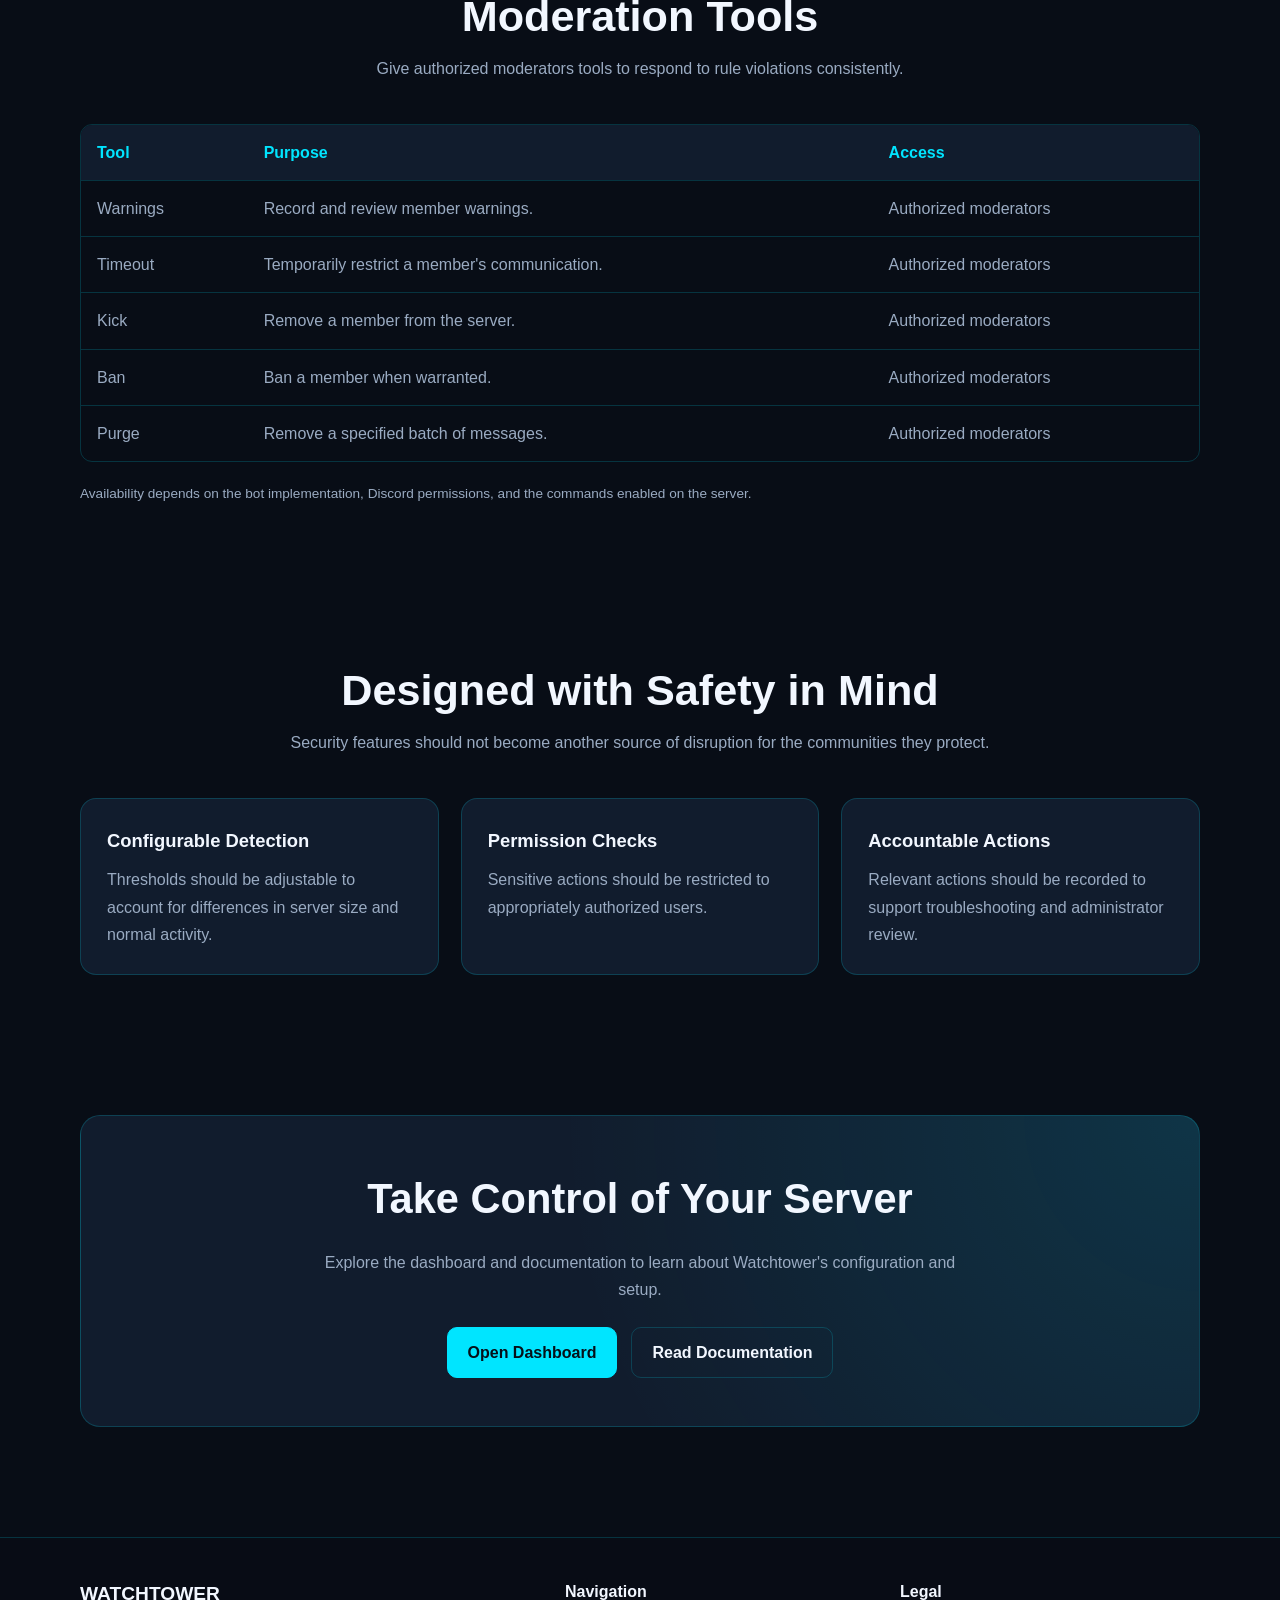
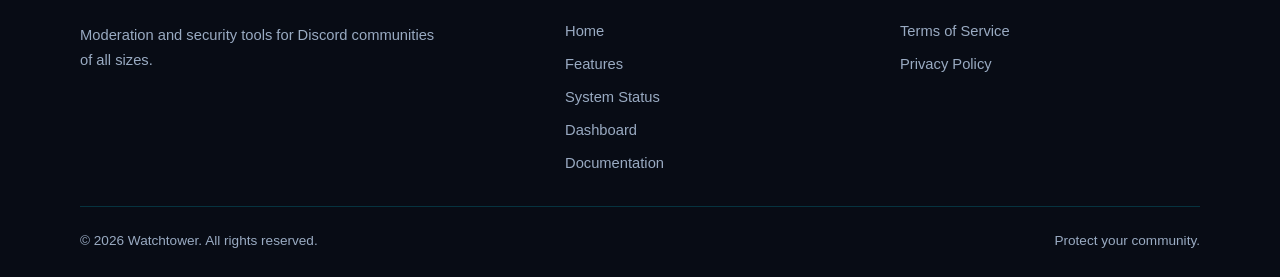
<file: features.html>
<!DOCTYPE html>
<html lang="en">
<head>
  <meta charset="UTF-8">
  <meta name="viewport" content="width=device-width, initial-scale=1.0">
  <meta name="theme-color" content="#080d16">

  <meta
    name="description"
    content="Explore Watchtower Discord moderation, anti-raid, anti-nuke, and server protection features."
  >

  <title>Features | Watchtower</title>

  <link rel="stylesheet" href="style.css">
  <script src="script.js" defer></script>
</head>

<body>

  <!-- NAVIGATION -->

  <header class="site-header">
    <div class="container navbar">

      <a class="brand" href="index.html">
        <span class="brand-icon" aria-hidden="true">W</span>
        <span>WATCHTOWER</span>
      </a>

      <button
        class="nav-toggle"
        type="button"
        aria-label="Open navigation menu"
        aria-expanded="false"
      >
        Menu
      </button>

      <nav class="nav-links" aria-label="Main navigation">
        <a href="index.html">Home</a>
        <a class="active" href="features.html">Features</a>
        <a href="status.html">Status</a>
        <a href="docs.html">Documentation</a>
        <a href="dashboard.html">Dashboard</a>

        <a
          class="btn btn-primary"
          href="https://discord.com/oauth2/authorize?client_id=1560069427880534126&permissions=1099780089014&integration_type=0&scope=bot+applications.commands"
          target="_blank"
          rel="noopener noreferrer"
        >
          Invite Bot
        </a>
      </nav>

    </div>
  </header>

  <!-- PAGE INTRODUCTION -->

  <main>

    <section class="page-header">
      <div class="container">

        <span class="eyebrow">Protection and Control</span>

        <h1>Watchtower <span class="text-cyan">Features</span></h1>

        <p>
          Moderation and security tools designed to help Discord
          communities manage their servers, respond to threats,
          and maintain a safer environment.
        </p>

      </div>
    </section>

    <!-- FEATURE OVERVIEW -->

    <section>
      <div class="container">

        <div class="section-heading">
          <h2>Everything in One Place</h2>

          <p>
            Watchtower is designed for different communities,
            from small friend groups to large public servers.
          </p>
        </div>

        <div class="card-grid">

          <article class="card">
            <div class="card-icon" aria-hidden="true">
              &#128221;
            </div>

            <h3>Moderation Commands</h3>

            <p>
              Manage common moderation tasks with tools for
              warnings, timeouts, kicks, bans, and message cleanup.
            </p>

            <ul class="feature-list">
              <li>Warning management</li>
              <li>Member timeouts</li>
              <li>Kick and ban actions</li>
              <li>Bulk message cleanup</li>
            </ul>
          </article>

          <article class="card">
            <div class="card-icon" aria-hidden="true">
              &#128737;
            </div>

            <h3>Anti-Raid Protection</h3>

            <p>
              Designed to detect suspicious waves of new members
              and help administrators respond to coordinated raids.
            </p>

            <ul class="feature-list">
              <li>Configurable join thresholds</li>
              <li>Suspicious activity detection</li>
              <li>Emergency response planning</li>
              <li>Administrator review</li>
            </ul>
          </article>

          <article class="card">
            <div class="card-icon" aria-hidden="true">
              &#128274;
            </div>

            <h3>Anti-Nuke Protection</h3>

            <p>
              Designed to help protect servers from destructive
              administrative actions and unauthorized changes.
            </p>

            <ul class="feature-list">
              <li>Destructive-action monitoring</li>
              <li>Emergency lockdown concept</li>
              <li>Restricted recovery controls</li>
              <li>Security event recording</li>
            </ul>
          </article>

          <article class="card">
            <div class="card-icon" aria-hidden="true">
              &#128276;
            </div>

            <h3>Security Logging</h3>

            <p>
              Keep track of relevant moderation actions and
              security events for administrator review.
            </p>

            <ul class="feature-list">
              <li>Moderation action records</li>
              <li>Security event history</li>
              <li>Configurable log destinations</li>
              <li>Incident review support</li>
            </ul>
          </article>

          <article class="card">
            <div class="card-icon" aria-hidden="true">
              &#9881;
            </div>

            <h3>Server Configuration</h3>

            <p>
              Configure protection policies to suit the needs
              and activity levels of each Discord community.
            </p>

            <ul class="feature-list">
              <li>Per-server settings</li>
              <li>Adjustable detection thresholds</li>
              <li>Permission-aware management</li>
              <li>Central dashboard design</li>
            </ul>
          </article>

          <article class="card">
            <div class="card-icon" aria-hidden="true">
              &#128274;
            </div>

            <h3>Controlled Recovery</h3>

            <p>
              Emergency protection should include deliberate
              recovery procedures to reduce accidental damage.
            </p>

            <ul class="feature-list">
              <li>Restricted recovery actions</li>
              <li>Administrator authorization</li>
              <li>Configuration validation</li>
              <li>Review before restoration</li>
            </ul>
          </article>

        </div>

      </div>
    </section>

    <!-- MODERATION -->

    <section>
      <div class="container">

        <div class="section-heading">
          <h2>Moderation Tools</h2>

          <p>
            Give authorized moderators tools to respond to
            rule violations consistently.
          </p>
        </div>

        <div class="table-wrap">
          <table>

            <thead>
              <tr>
                <th>Tool</th>
                <th>Purpose</th>
                <th>Access</th>
              </tr>
            </thead>

            <tbody>
              <tr>
                <td>Warnings</td>
                <td>Record and review member warnings.</td>
                <td>Authorized moderators</td>
              </tr>

              <tr>
                <td>Timeout</td>
                <td>Temporarily restrict a member's communication.</td>
                <td>Authorized moderators</td>
              </tr>

              <tr>
                <td>Kick</td>
                <td>Remove a member from the server.</td>
                <td>Authorized moderators</td>
              </tr>

              <tr>
                <td>Ban</td>
                <td>Ban a member when warranted.</td>
                <td>Authorized moderators</td>
              </tr>

              <tr>
                <td>Purge</td>
                <td>Remove a specified batch of messages.</td>
                <td>Authorized moderators</td>
              </tr>
            </tbody>

          </table>
        </div>

        <p class="form-help mt-2">
          Availability depends on the bot implementation,
          Discord permissions, and the commands enabled on the server.
        </p>

      </div>
    </section>

    <!-- SECURITY APPROACH -->

    <section>
      <div class="container">

        <div class="section-heading">
          <h2>Designed with Safety in Mind</h2>

          <p>
            Security features should not become another source
            of disruption for the communities they protect.
          </p>
        </div>

        <div class="card-grid">

          <article class="card">
            <h3>Configurable Detection</h3>

            <p>
              Thresholds should be adjustable to account for
              differences in server size and normal activity.
            </p>
          </article>

          <article class="card">
            <h3>Permission Checks</h3>

            <p>
              Sensitive actions should be restricted to
              appropriately authorized users.
            </p>
          </article>

          <article class="card">
            <h3>Accountable Actions</h3>

            <p>
              Relevant actions should be recorded to support
              troubleshooting and administrator review.
            </p>
          </article>

        </div>

      </div>
    </section>

    <!-- DASHBOARD CTA -->

    <section class="cta-section">
      <div class="container">

        <div class="cta-panel">

          <h2>Take Control of Your Server</h2>

          <p>
            Explore the dashboard and documentation to learn
            about Watchtower's configuration and setup.
          </p>

          <div class="hero-actions">

            <a class="btn btn-primary" href="dashboard.html">
              Open Dashboard
            </a>

            <a class="btn btn-secondary" href="docs.html">
              Read Documentation
            </a>

          </div>

        </div>

      </div>
    </section>

  </main>

  <!-- FOOTER -->

  <footer class="site-footer">
    <div class="container">

      <div class="footer-grid">

        <div>
          <div class="footer-brand">WATCHTOWER</div>

          <p class="footer-description">
            Moderation and security tools for Discord communities
            of all sizes.
          </p>
        </div>

        <div class="footer-column">
          <h3>Navigation</h3>

          <div class="footer-links">
            <a href="index.html">Home</a>
            <a href="features.html">Features</a>
            <a href="status.html">System Status</a>
            <a href="dashboard.html">Dashboard</a>
            <a href="docs.html">Documentation</a>
          </div>
        </div>

        <div class="footer-column">
          <h3>Legal</h3>

          <div class="footer-links">
            <a href="terms.html">Terms of Service</a>
            <a href="privacy.html">Privacy Policy</a>
          </div>
        </div>

      </div>

      <div class="footer-bottom">
        <span>
          &copy; <span id="current-year"></span> Watchtower.
          All rights reserved.
        </span>

        <span>Protect your community.</span>
      </div>

    </div>
  </footer>

</body>
</html>
</file>
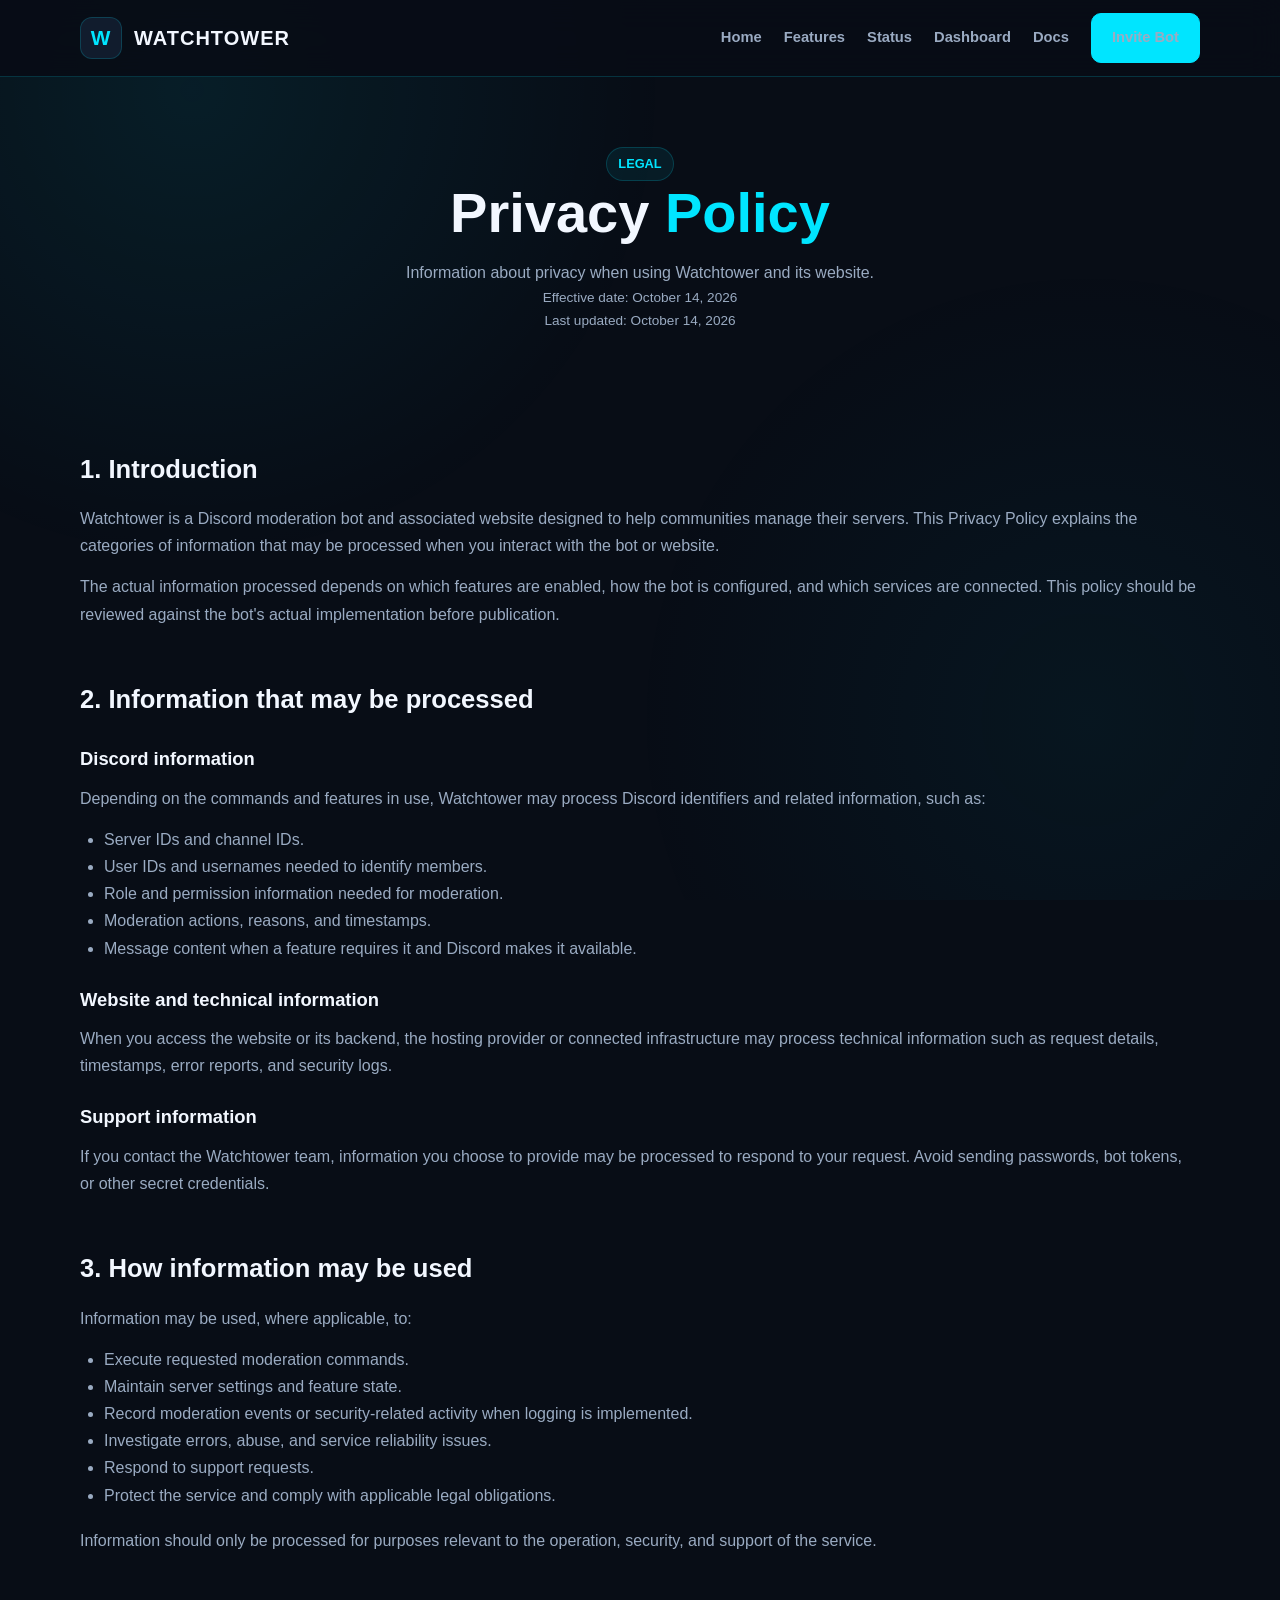
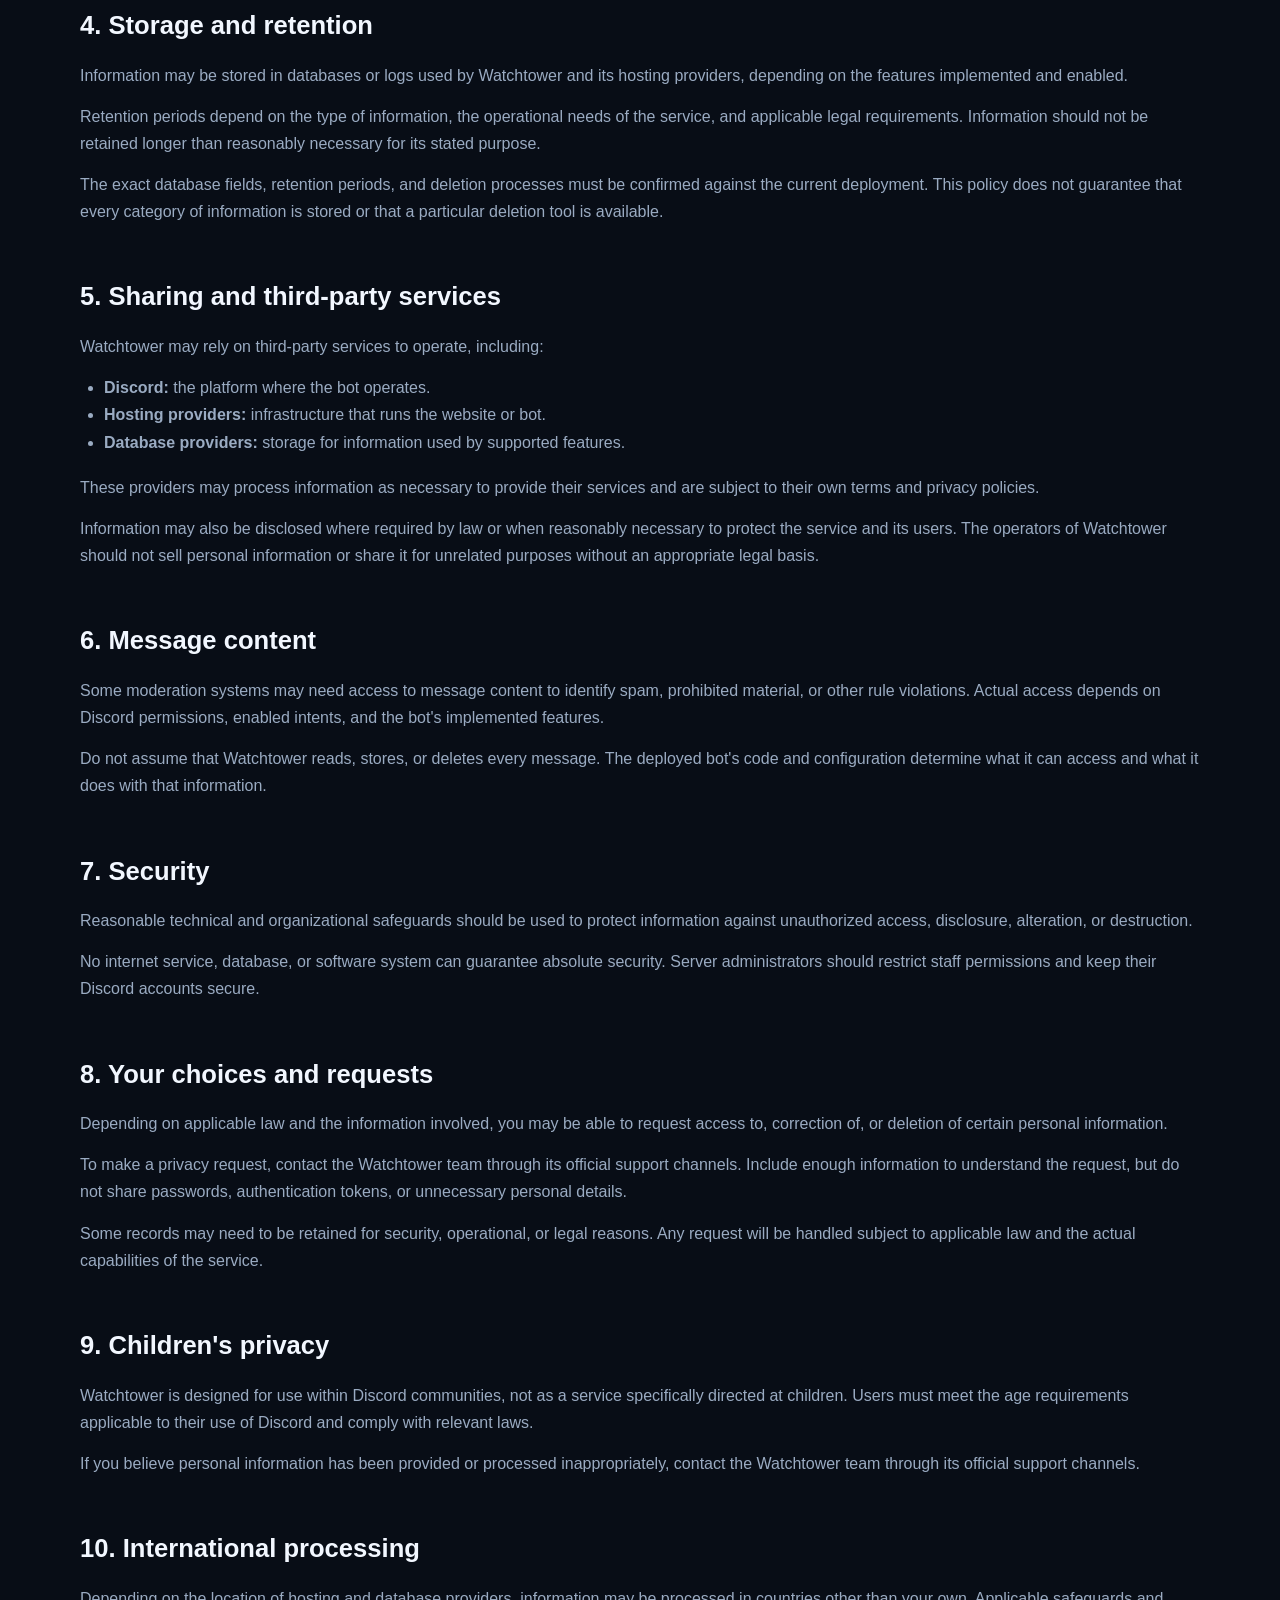
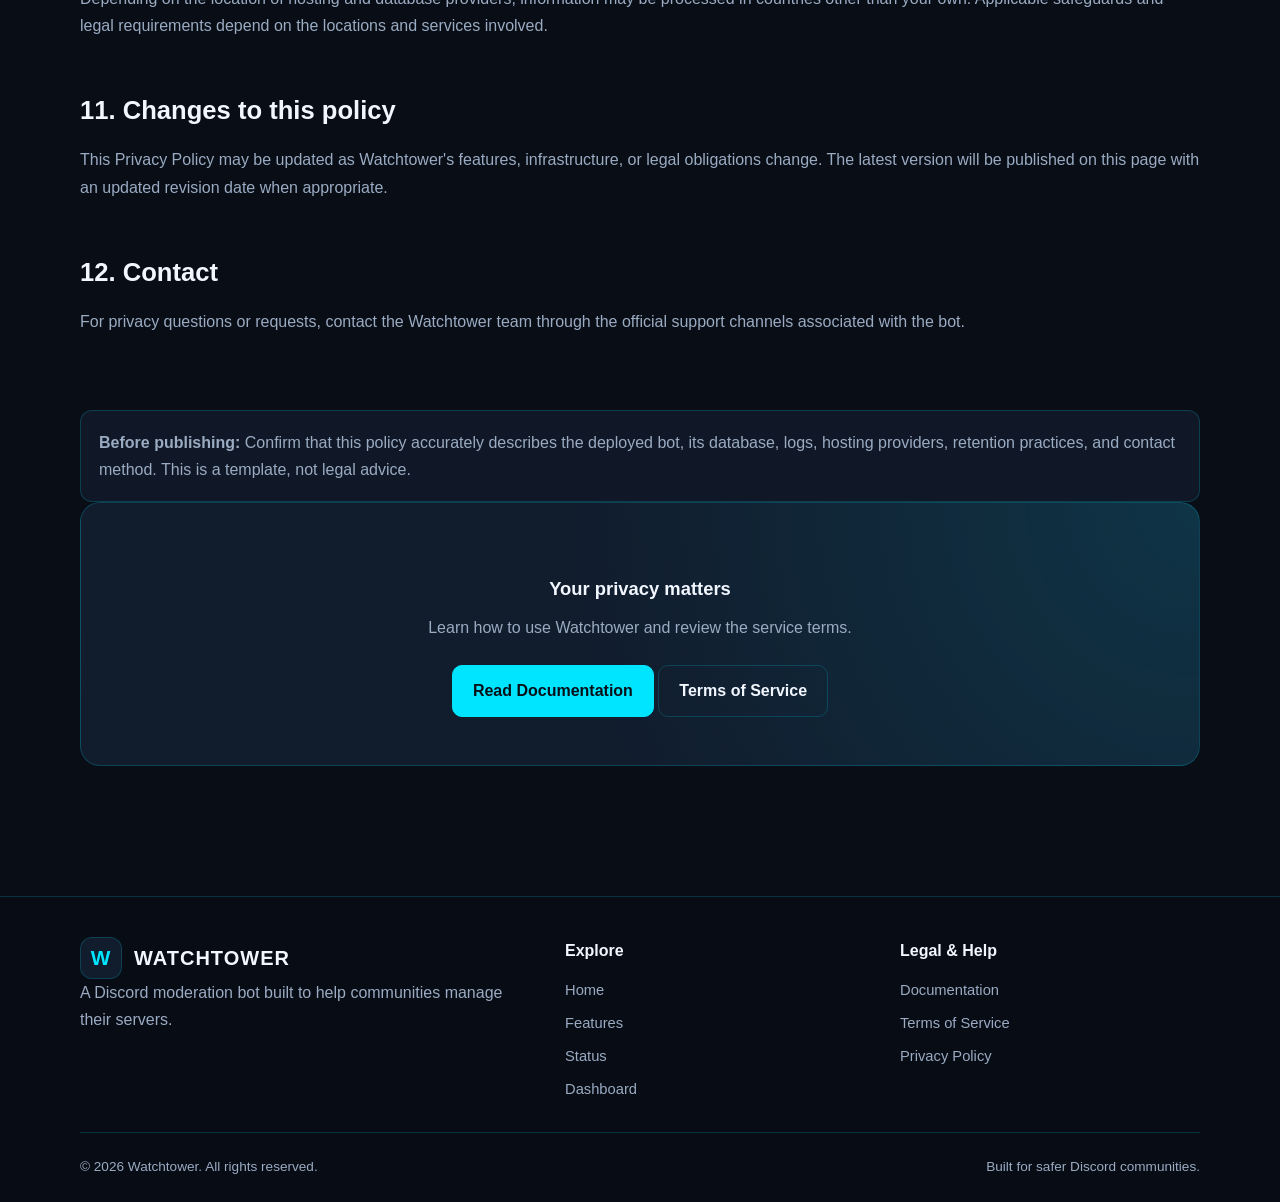
<file: privacy.html>
<!DOCTYPE html>
<html lang="en">
<head>
  <meta charset="UTF-8">
  <meta name="viewport" content="width=device-width, initial-scale=1.0">
  <meta name="theme-color" content="#080d16">
  <meta name="description" content="Read the Watchtower Privacy Policy to understand how information may be handled when using the Discord moderation bot and website.">
  <title>Privacy Policy | Watchtower</title>
  <link rel="stylesheet" href="style.css">
  <script src="script.js" defer></script>
</head>
<body>
  <header class="site-header">
    <div class="container navbar">
      <a class="brand" href="index.html">
        <span class="brand-icon">W</span>
        <span>WATCHTOWER</span>
      </a>

      <button class="nav-toggle" type="button" aria-label="Toggle navigation" aria-expanded="false">
        ☰
      </button>

      <nav class="nav-links" aria-label="Main navigation">
        <a href="index.html">Home</a>
        <a href="features.html">Features</a>
        <a href="status.html">Status</a>
        <a href="dashboard.html">Dashboard</a>
        <a href="docs.html">Docs</a>
        <a class="btn btn-primary" href="https://discord.com/oauth2/authorize?client_id=1560069427880534126&permissions=1099780089014&integration_type=0&scope=bot+applications.commands" target="_blank" rel="noopener noreferrer">Invite Bot</a>
      </nav>
    </div>
  </header>

  <main>
    <section class="page-header">
      <div class="container">
        <span class="badge">LEGAL</span>
        <h1>Privacy <span class="text-cyan">Policy</span></h1>
        <p>
          Information about privacy when using Watchtower and its website.
        </p>
        <p class="form-help">
          Effective date: October 14, 2026
          <br>
          Last updated: October 14, 2026
        </p>
      </div>
    </section>

    <section class="section">
      <div class="container">
        <div class="content-body legal-content">

          <section class="docs-section">
            <h2>1. Introduction</h2>
            <p>
              Watchtower is a Discord moderation bot and associated
              website designed to help communities manage their servers.
              This Privacy Policy explains the categories of information
              that may be processed when you interact with the bot or
              website.
            </p>
            <p>
              The actual information processed depends on which features
              are enabled, how the bot is configured, and which services
              are connected. This policy should be reviewed against the
              bot's actual implementation before publication.
            </p>
          </section>

          <section class="docs-section">
            <h2>2. Information that may be processed</h2>

            <h3>Discord information</h3>
            <p>
              Depending on the commands and features in use, Watchtower
              may process Discord identifiers and related information,
              such as:
            </p>
            <ul>
              <li>Server IDs and channel IDs.</li>
              <li>User IDs and usernames needed to identify members.</li>
              <li>Role and permission information needed for moderation.</li>
              <li>Moderation actions, reasons, and timestamps.</li>
              <li>Message content when a feature requires it and Discord makes it available.</li>
            </ul>

            <h3>Website and technical information</h3>
            <p>
              When you access the website or its backend, the hosting
              provider or connected infrastructure may process technical
              information such as request details, timestamps, error
              reports, and security logs.
            </p>

            <h3>Support information</h3>
            <p>
              If you contact the Watchtower team, information you choose
              to provide may be processed to respond to your request.
              Avoid sending passwords, bot tokens, or other secret
              credentials.
            </p>
          </section>

          <section class="docs-section">
            <h2>3. How information may be used</h2>
            <p>Information may be used, where applicable, to:</p>
            <ul>
              <li>Execute requested moderation commands.</li>
              <li>Maintain server settings and feature state.</li>
              <li>Record moderation events or security-related activity when logging is implemented.</li>
              <li>Investigate errors, abuse, and service reliability issues.</li>
              <li>Respond to support requests.</li>
              <li>Protect the service and comply with applicable legal obligations.</li>
            </ul>
            <p>
              Information should only be processed for purposes relevant
              to the operation, security, and support of the service.
            </p>
          </section>

          <section class="docs-section">
            <h2>4. Storage and retention</h2>
            <p>
              Information may be stored in databases or logs used by
              Watchtower and its hosting providers, depending on the
              features implemented and enabled.
            </p>
            <p>
              Retention periods depend on the type of information, the
              operational needs of the service, and applicable legal
              requirements. Information should not be retained longer
              than reasonably necessary for its stated purpose.
            </p>
            <p>
              The exact database fields, retention periods, and deletion
              processes must be confirmed against the current deployment.
              This policy does not guarantee that every category of
              information is stored or that a particular deletion tool
              is available.
            </p>
          </section>

          <section class="docs-section">
            <h2>5. Sharing and third-party services</h2>
            <p>
              Watchtower may rely on third-party services to operate,
              including:
            </p>
            <ul>
              <li><strong>Discord:</strong> the platform where the bot operates.</li>
              <li><strong>Hosting providers:</strong> infrastructure that runs the website or bot.</li>
              <li><strong>Database providers:</strong> storage for information used by supported features.</li>
            </ul>
            <p>
              These providers may process information as necessary to
              provide their services and are subject to their own terms
              and privacy policies.
            </p>
            <p>
              Information may also be disclosed where required by law
              or when reasonably necessary to protect the service and
              its users. The operators of Watchtower should not sell
              personal information or share it for unrelated purposes
              without an appropriate legal basis.
            </p>
          </section>

          <section class="docs-section">
            <h2>6. Message content</h2>
            <p>
              Some moderation systems may need access to message content
              to identify spam, prohibited material, or other rule
              violations. Actual access depends on Discord permissions,
              enabled intents, and the bot's implemented features.
            </p>
            <p>
              Do not assume that Watchtower reads, stores, or deletes
              every message. The deployed bot's code and configuration
              determine what it can access and what it does with that
              information.
            </p>
          </section>

          <section class="docs-section">
            <h2>7. Security</h2>
            <p>
              Reasonable technical and organizational safeguards should
              be used to protect information against unauthorized access,
              disclosure, alteration, or destruction.
            </p>
            <p>
              No internet service, database, or software system can
              guarantee absolute security. Server administrators should
              restrict staff permissions and keep their Discord accounts
              secure.
            </p>
          </section>

          <section class="docs-section">
            <h2>8. Your choices and requests</h2>
            <p>
              Depending on applicable law and the information involved,
              you may be able to request access to, correction of, or
              deletion of certain personal information.
            </p>
            <p>
              To make a privacy request, contact the Watchtower team
              through its official support channels. Include enough
              information to understand the request, but do not share
              passwords, authentication tokens, or unnecessary personal
              details.
            </p>
            <p>
              Some records may need to be retained for security,
              operational, or legal reasons. Any request will be handled
              subject to applicable law and the actual capabilities of
              the service.
            </p>
          </section>

          <section class="docs-section">
            <h2>9. Children's privacy</h2>
            <p>
              Watchtower is designed for use within Discord communities,
              not as a service specifically directed at children.
              Users must meet the age requirements applicable to their
              use of Discord and comply with relevant laws.
            </p>
            <p>
              If you believe personal information has been provided or
              processed inappropriately, contact the Watchtower team
              through its official support channels.
            </p>
          </section>

          <section class="docs-section">
            <h2>10. International processing</h2>
            <p>
              Depending on the location of hosting and database
              providers, information may be processed in countries
              other than your own. Applicable safeguards and legal
              requirements depend on the locations and services involved.
            </p>
          </section>

          <section class="docs-section">
            <h2>11. Changes to this policy</h2>
            <p>
              This Privacy Policy may be updated as Watchtower's
              features, infrastructure, or legal obligations change.
              The latest version will be published on this page with
              an updated revision date when appropriate.
            </p>
          </section>

          <section class="docs-section">
            <h2>12. Contact</h2>
            <p>
              For privacy questions or requests, contact the Watchtower
              team through the official support channels associated
              with the bot.
            </p>
          </section>

          <div class="status-message">
            <strong>Before publishing:</strong> Confirm that this policy
            accurately describes the deployed bot, its database, logs,
            hosting providers, retention practices, and contact method.
            This is a template, not legal advice.
          </div>

          <div class="cta-panel">
            <h3>Your privacy matters</h3>
            <p>
              Learn how to use Watchtower and review the service terms.
            </p>
            <a class="btn btn-primary" href="docs.html">Read Documentation</a>
            <a class="btn btn-secondary" href="terms.html">Terms of Service</a>
          </div>

        </div>
      </div>
    </section>
  </main>

  <footer class="site-footer">
    <div class="container">
      <div class="footer-grid">
        <div class="footer-column">
          <a class="brand" href="index.html">
            <span class="brand-icon">W</span>
            <span>WATCHTOWER</span>
          </a>
          <p class="text-muted">
            A Discord moderation bot built to help communities manage
            their servers.
          </p>
        </div>

        <div class="footer-column">
          <h3>Explore</h3>
          <div class="footer-links">
            <a href="index.html">Home</a>
            <a href="features.html">Features</a>
            <a href="status.html">Status</a>
            <a href="dashboard.html">Dashboard</a>
          </div>
        </div>

        <div class="footer-column">
          <h3>Legal & Help</h3>
          <div class="footer-links">
            <a href="docs.html">Documentation</a>
            <a href="terms.html">Terms of Service</a>
            <a href="privacy.html">Privacy Policy</a>
          </div>
        </div>
      </div>

      <div class="footer-bottom">
        <p>© <span id="current-year"></span> Watchtower. All rights reserved.</p>
        <p>Built for safer Discord communities.</p>
      </div>
    </div>
  </footer>
</body>
</html>
</file>
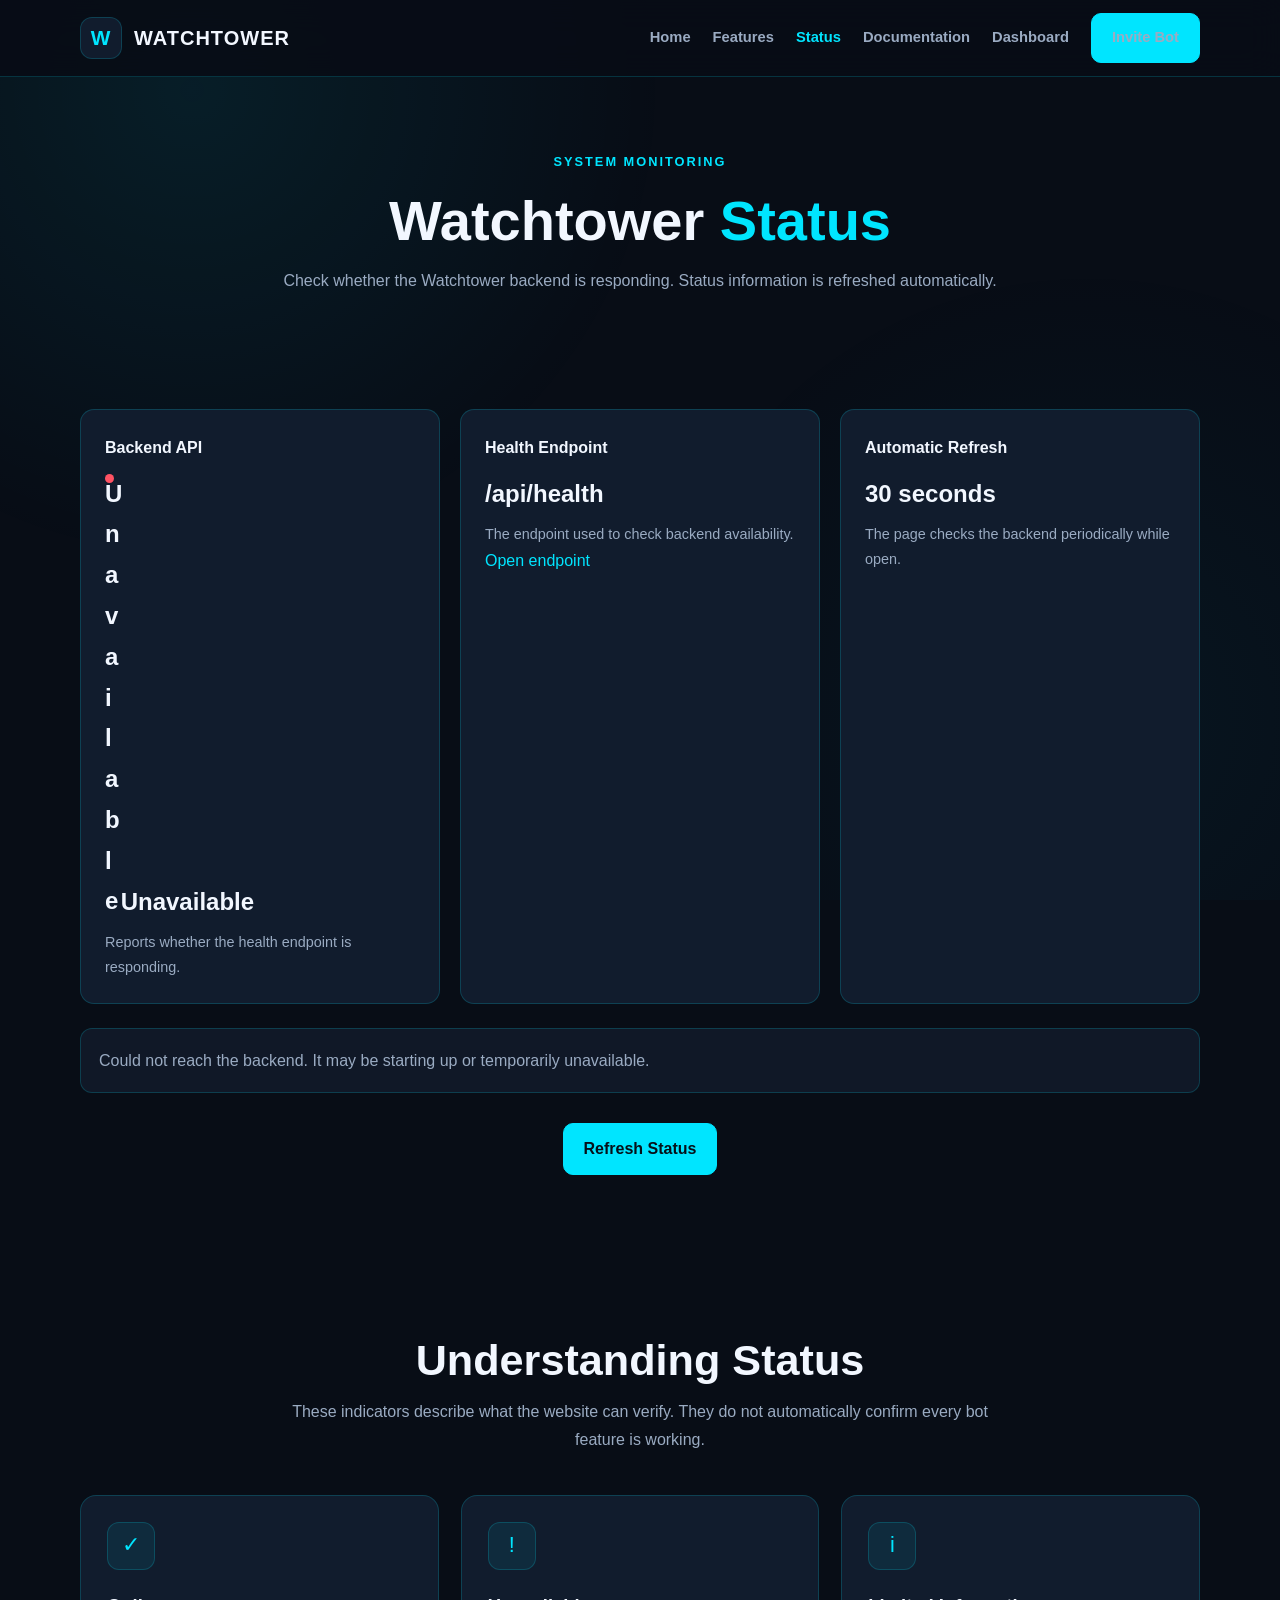
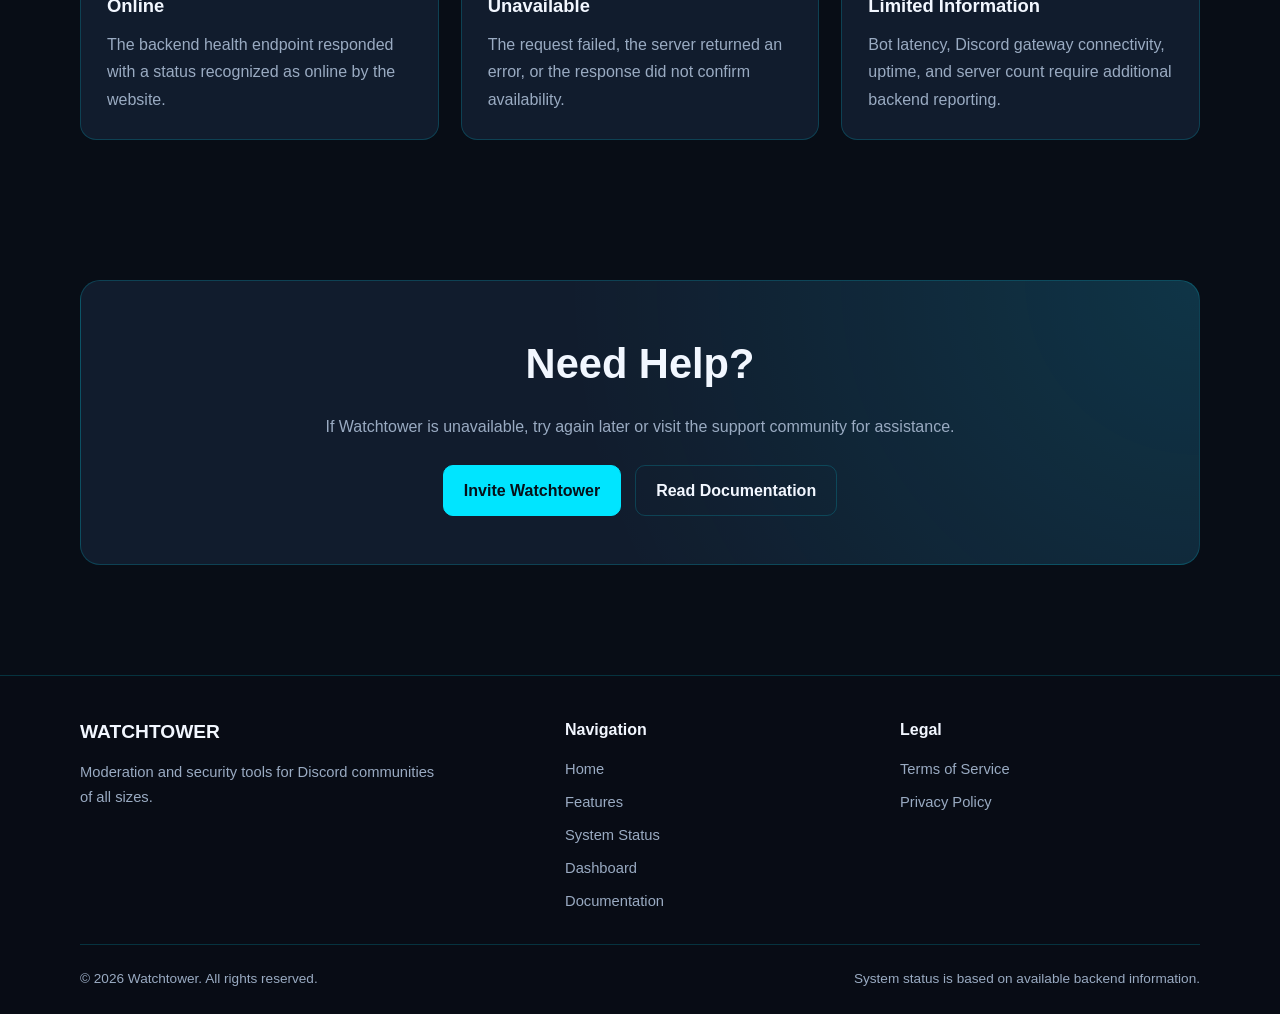
<file: status.html>
<!DOCTYPE html>
<html lang="en">
<head>
  <meta charset="UTF-8">
  <meta name="viewport" content="width=device-width, initial-scale=1.0">
  <meta name="theme-color" content="#080d16">
  <meta name="description" content="View the reported status of the Watchtower moderation bot backend.">

  <title>System Status | Watchtower</title>

  <link rel="stylesheet" href="style.css">
  <script src="script.js" defer></script>
</head>

<body>

  <!-- NAVIGATION -->

  <header class="site-header">
    <div class="container navbar">

      <a class="brand" href="index.html">
        <span class="brand-icon" aria-hidden="true">W</span>
        <span>WATCHTOWER</span>
      </a>

      <button
        class="nav-toggle"
        type="button"
        aria-label="Open navigation menu"
        aria-expanded="false"
      >
        Menu
      </button>

      <nav class="nav-links" aria-label="Main navigation">
        <a href="index.html">Home</a>
        <a href="features.html">Features</a>
        <a class="active" href="status.html">Status</a>
        <a href="docs.html">Documentation</a>
        <a href="dashboard.html">Dashboard</a>

        <a
          class="btn btn-primary"
          href="https://discord.com/oauth2/authorize?client_id=1560069427880534126&permissions=1099780089014&integration_type=0&scope=bot+applications.commands"
          target="_blank"
          rel="noopener noreferrer"
        >
          Invite Bot
        </a>
      </nav>

    </div>
  </header>

  <!-- PAGE HEADER -->

  <main>

    <section class="page-header">
      <div class="container">

        <span class="eyebrow">System Monitoring</span>

        <h1>Watchtower <span class="text-cyan">Status</span></h1>

        <p>
          Check whether the Watchtower backend is responding.
          Status information is refreshed automatically.
        </p>

      </div>
    </section>

    <!-- LIVE BACKEND STATUS -->

    <section>
      <div class="container">

        <div class="status-grid">

          <article class="status-card">
            <h3>Backend API</h3>

            <div class="status-value">
              <span
                class="status-dot"
                data-backend-status
                aria-hidden="true"
              ></span>

              <span data-backend-status>Checking...</span>
            </div>

            <p class="status-description">
              Reports whether the health endpoint is responding.
            </p>
          </article>

          <article class="status-card">
            <h3>Health Endpoint</h3>

            <div class="status-value">/api/health</div>

            <p class="status-description">
              The endpoint used to check backend availability.
            </p>

            <a
              href="https://watchtower-bot-8ndk.onrender.com/api/health"
              target="_blank"
              rel="noopener noreferrer"
            >
              Open endpoint
            </a>
          </article>

          <article class="status-card">
            <h3>Automatic Refresh</h3>

            <div class="status-value">30 seconds</div>

            <p class="status-description">
              The page checks the backend periodically while open.
            </p>
          </article>

        </div>

        <div
          class="status-message"
          data-status-message
          role="status"
          aria-live="polite"
        >
          Checking the Watchtower backend...
        </div>

        <div class="text-center mt-3">
          <button
            class="btn btn-primary"
            id="refresh-status"
            type="button"
          >
            Refresh Status
          </button>
        </div>

      </div>
    </section>

    <!-- STATUS EXPLANATION -->

    <section>
      <div class="container">

        <div class="section-heading">
          <h2>Understanding Status</h2>

          <p>
            These indicators describe what the website can verify.
            They do not automatically confirm every bot feature is working.
          </p>
        </div>

        <div class="card-grid">

          <article class="card">
            <div class="card-icon" aria-hidden="true">✓</div>

            <h3>Online</h3>

            <p>
              The backend health endpoint responded with a status
              recognized as online by the website.
            </p>
          </article>

          <article class="card">
            <div class="card-icon" aria-hidden="true">!</div>

            <h3>Unavailable</h3>

            <p>
              The request failed, the server returned an error,
              or the response did not confirm availability.
            </p>
          </article>

          <article class="card">
            <div class="card-icon" aria-hidden="true">i</div>

            <h3>Limited Information</h3>

            <p>
              Bot latency, Discord gateway connectivity, uptime,
              and server count require additional backend reporting.
            </p>
          </article>

        </div>

      </div>
    </section>

    <!-- SERVICE INFORMATION -->

    <section class="cta-section">
      <div class="container">

        <div class="cta-panel">
          <h2>Need Help?</h2>

          <p>
            If Watchtower is unavailable, try again later or visit
            the support community for assistance.
          </p>

          <div class="hero-actions">

            <a
              class="btn btn-primary"
              href="https://discord.com/oauth2/authorize?client_id=1560069427880534126&permissions=1099780089014&integration_type=0&scope=bot+applications.commands"
              target="_blank"
              rel="noopener noreferrer"
            >
              Invite Watchtower
            </a>

            <a class="btn btn-secondary" href="docs.html">
              Read Documentation
            </a>

          </div>
        </div>

      </div>
    </section>

  </main>

  <!-- FOOTER -->

  <footer class="site-footer">
    <div class="container">

      <div class="footer-grid">

        <div>
          <div class="footer-brand">WATCHTOWER</div>

          <p class="footer-description">
            Moderation and security tools for Discord communities
            of all sizes.
          </p>
        </div>

        <div class="footer-column">
          <h3>Navigation</h3>

          <div class="footer-links">
            <a href="index.html">Home</a>
            <a href="features.html">Features</a>
            <a href="status.html">System Status</a>
            <a href="dashboard.html">Dashboard</a>
            <a href="docs.html">Documentation</a>
          </div>
        </div>

        <div class="footer-column">
          <h3>Legal</h3>

          <div class="footer-links">
            <a href="terms.html">Terms of Service</a>
            <a href="privacy.html">Privacy Policy</a>
          </div>
        </div>

      </div>

      <div class="footer-bottom">
        <span>
          &copy; <span id="current-year"></span> Watchtower.
          All rights reserved.
        </span>

        <span>System status is based on available backend information.</span>
      </div>

    </div>
  </footer>

  <!-- MANUAL REFRESH -->

  <script>
    document
      .getElementById("refresh-status")
      .addEventListener("click", async function () {
        const button = this;

        if (typeof checkBackendHealth !== "function") {
          return;
        }

        button.disabled = true;
        button.textContent = "Refreshing...";

        try {
          await checkBackendHealth();
        } finally {
          button.disabled = false;
          button.textContent = "Refresh Status";
        }
      });
  </script>

</body>
</html>
</file>
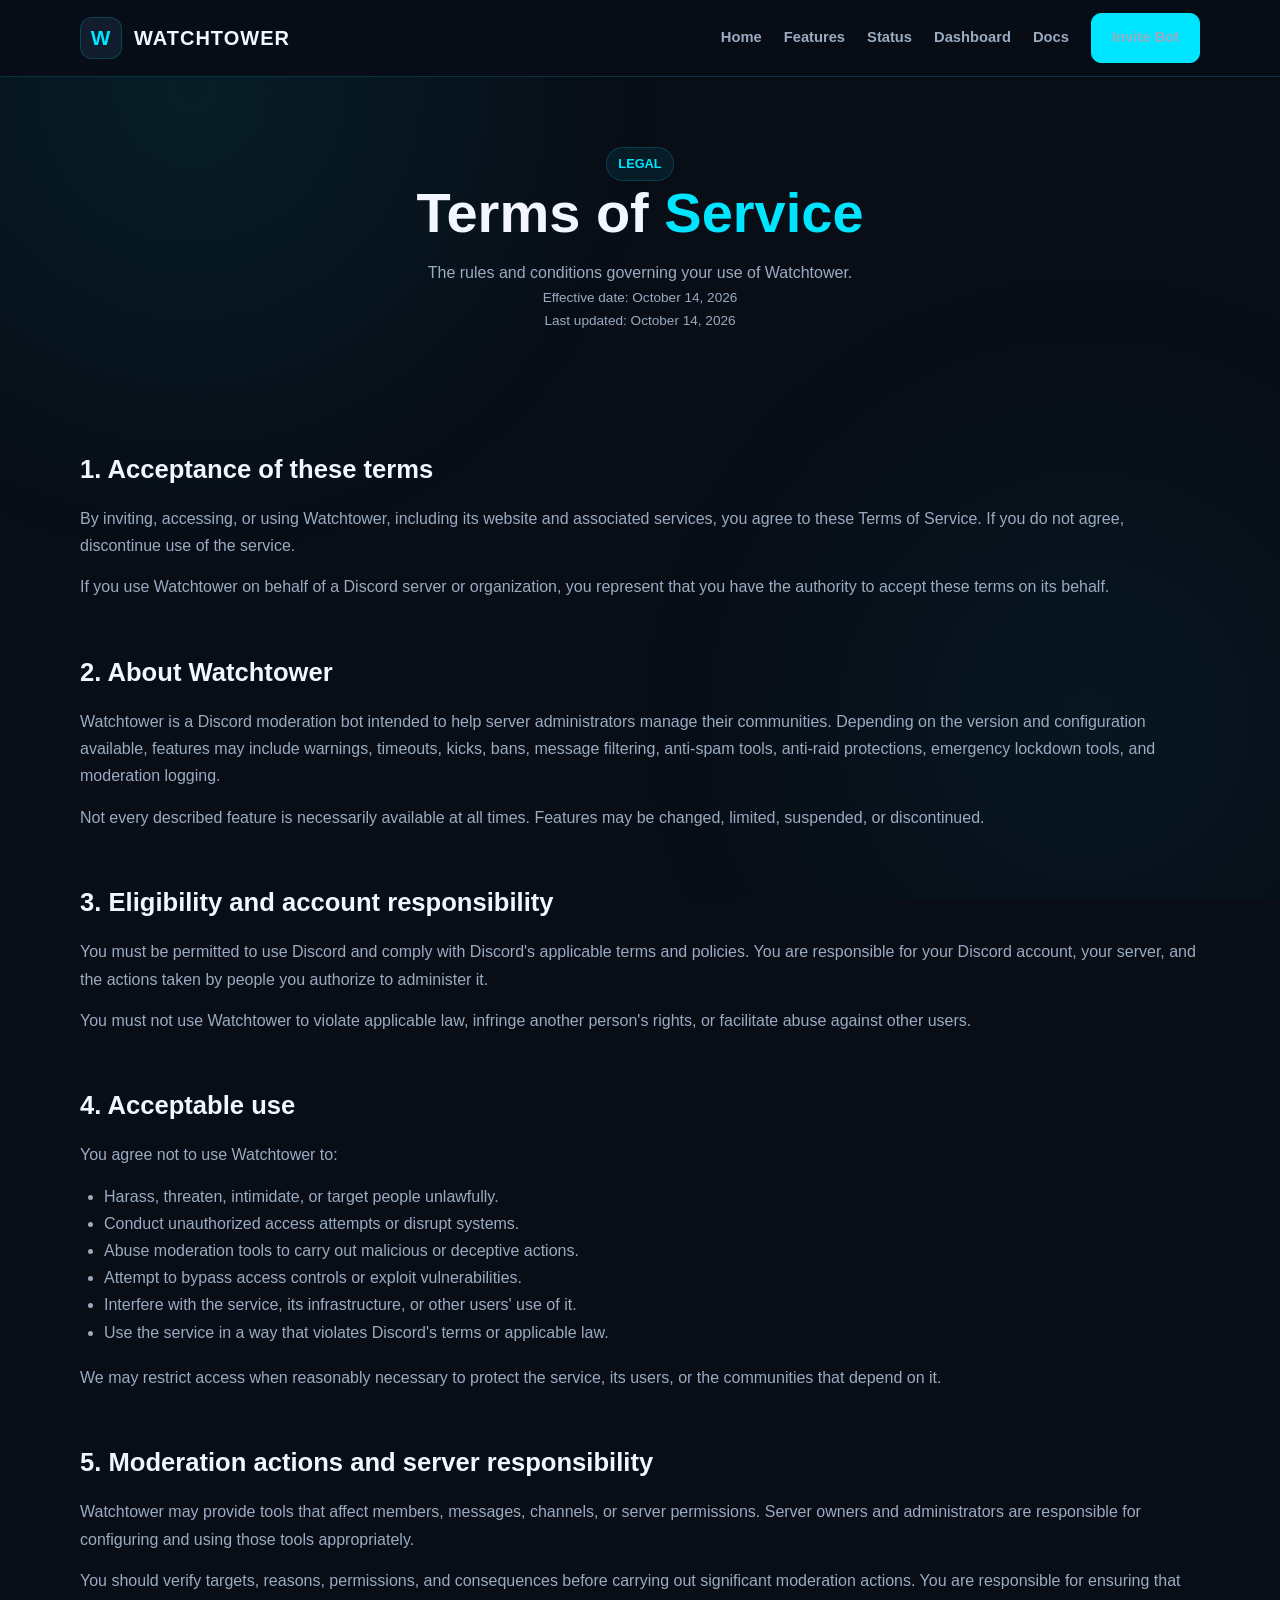
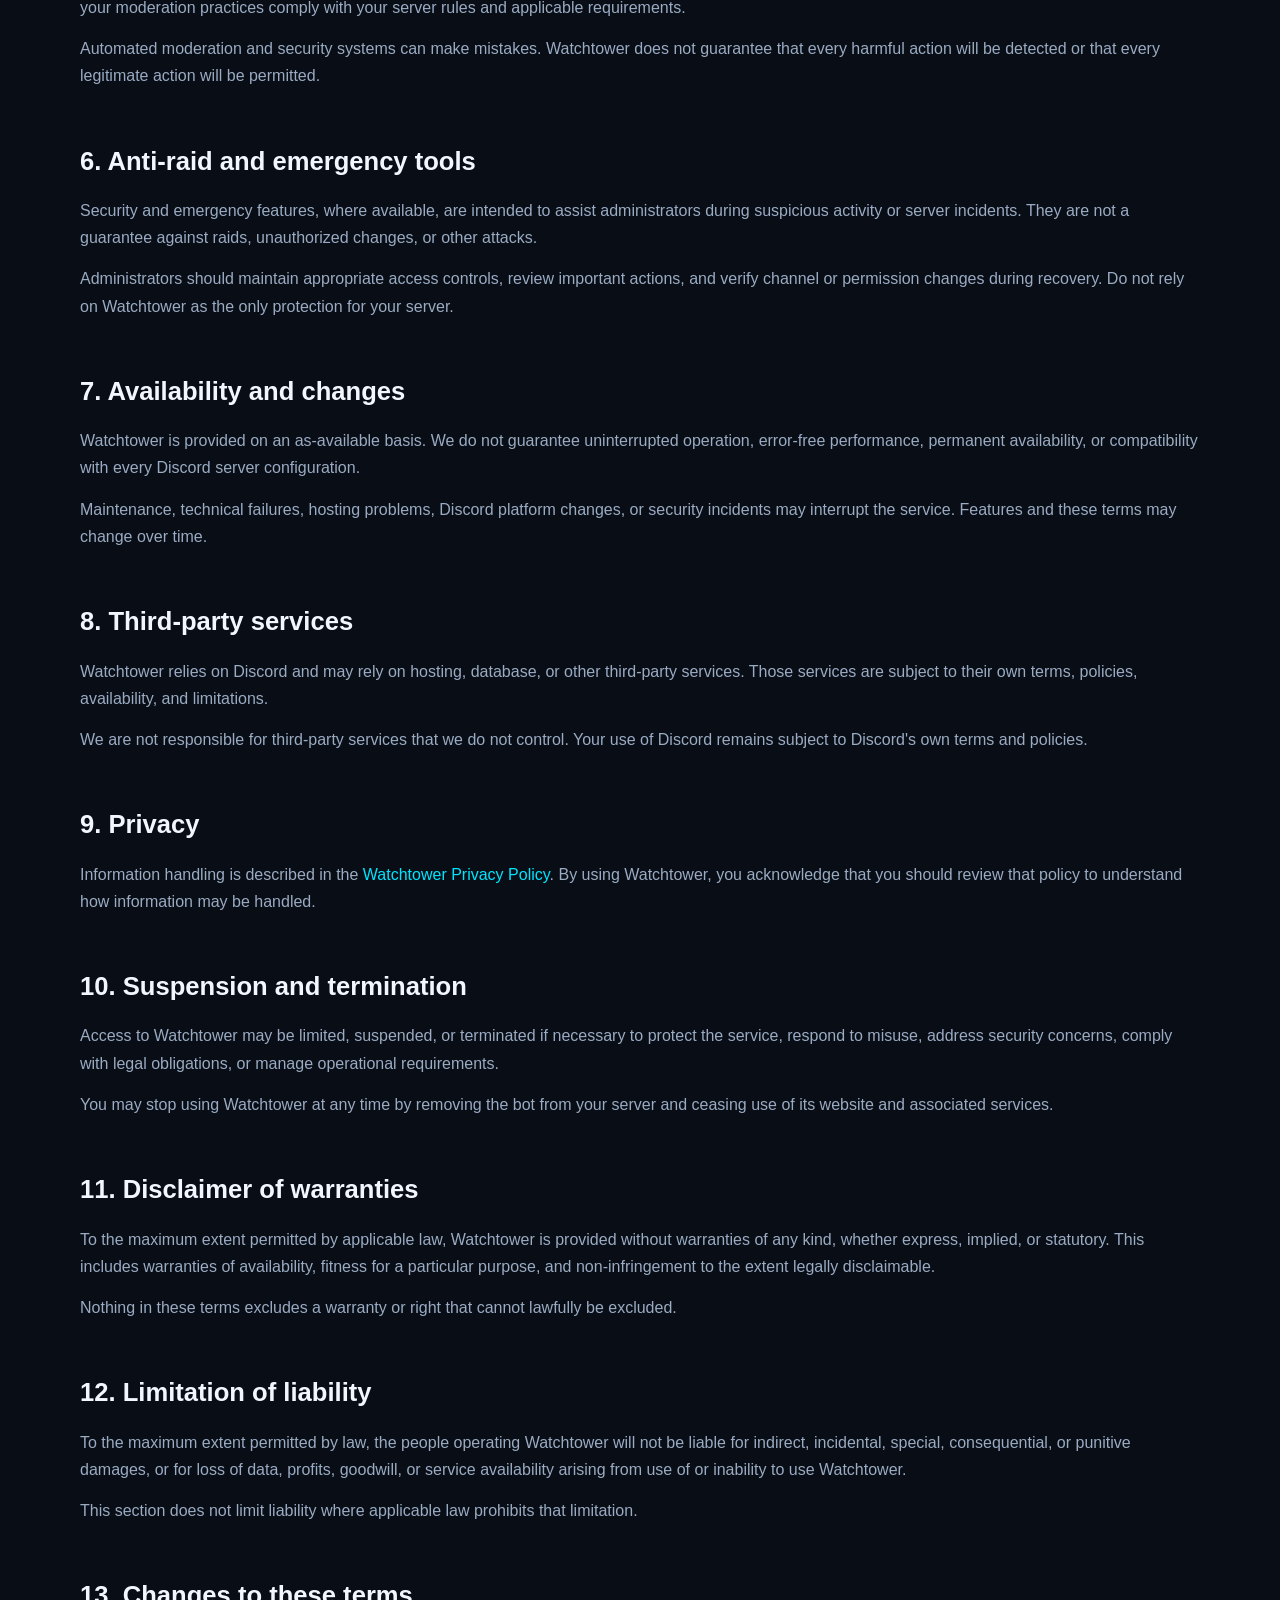
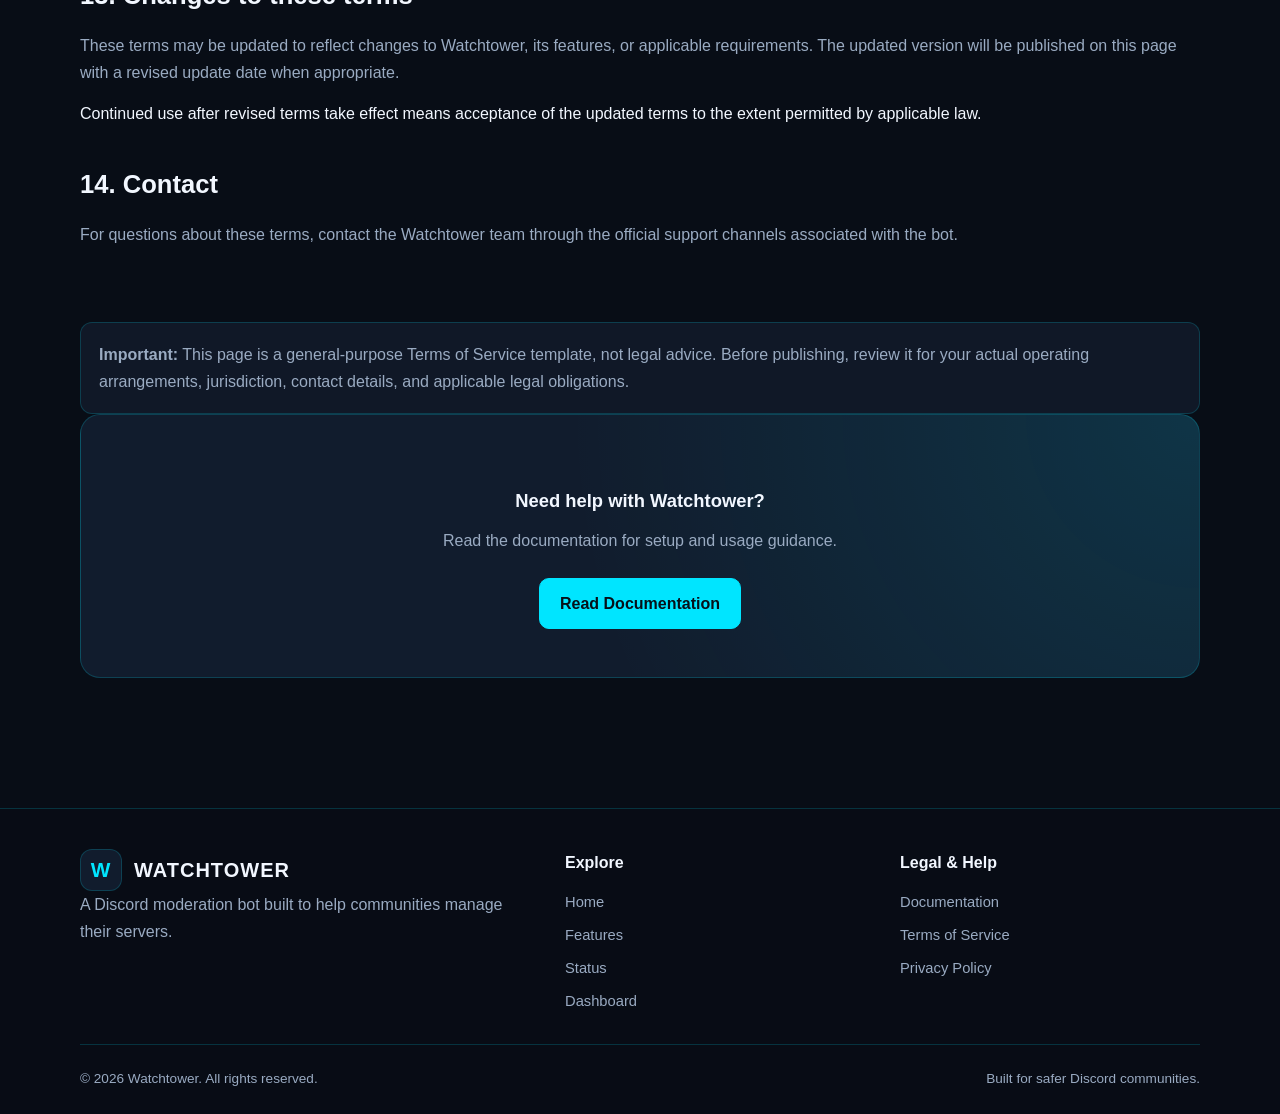
<file: terms.html>
<!DOCTYPE html>
<html lang="en">
<head>
  <meta charset="UTF-8">
  <meta name="viewport" content="width=device-width, initial-scale=1.0">
  <meta name="theme-color" content="#080d16">
  <meta name="description" content="Read the Watchtower Discord bot Terms of Service.">
  <title>Terms of Service | Watchtower</title>
  <link rel="stylesheet" href="style.css">
  <script src="script.js" defer></script>
</head>
<body>
  <header class="site-header">
    <div class="container navbar">
      <a class="brand" href="index.html">
        <span class="brand-icon">W</span>
        <span>WATCHTOWER</span>
      </a>

      <button class="nav-toggle" type="button" aria-label="Toggle navigation" aria-expanded="false">
        ☰
      </button>

      <nav class="nav-links" aria-label="Main navigation">
        <a href="index.html">Home</a>
        <a href="features.html">Features</a>
        <a href="status.html">Status</a>
        <a href="dashboard.html">Dashboard</a>
        <a href="docs.html">Docs</a>
        <a class="btn btn-primary" href="https://discord.com/oauth2/authorize?client_id=1560069427880534126&permissions=1099780089014&integration_type=0&scope=bot+applications.commands" target="_blank" rel="noopener noreferrer">Invite Bot</a>
      </nav>
    </div>
  </header>

  <main>
    <section class="page-header">
      <div class="container">
        <span class="badge">LEGAL</span>
        <h1>Terms of <span class="text-cyan">Service</span></h1>
        <p>
          The rules and conditions governing your use of Watchtower.
        </p>
        <p class="form-help">
          Effective date: October 14, 2026
          <br>
          Last updated: October 14, 2026
        </p>
      </div>
    </section>

    <section class="section">
      <div class="container">
        <div class="content-body legal-content">

          <section class="docs-section">
            <h2>1. Acceptance of these terms</h2>
            <p>
              By inviting, accessing, or using Watchtower, including its
              website and associated services, you agree to these Terms
              of Service. If you do not agree, discontinue use of the
              service.
            </p>
            <p>
              If you use Watchtower on behalf of a Discord server or
              organization, you represent that you have the authority
              to accept these terms on its behalf.
            </p>
          </section>

          <section class="docs-section">
            <h2>2. About Watchtower</h2>
            <p>
              Watchtower is a Discord moderation bot intended to help
              server administrators manage their communities. Depending
              on the version and configuration available, features may
              include warnings, timeouts, kicks, bans, message filtering,
              anti-spam tools, anti-raid protections, emergency lockdown
              tools, and moderation logging.
            </p>
            <p>
              Not every described feature is necessarily available at
              all times. Features may be changed, limited, suspended,
              or discontinued.
            </p>
          </section>

          <section class="docs-section">
            <h2>3. Eligibility and account responsibility</h2>
            <p>
              You must be permitted to use Discord and comply with
              Discord's applicable terms and policies. You are
              responsible for your Discord account, your server, and
              the actions taken by people you authorize to administer it.
            </p>
            <p>
              You must not use Watchtower to violate applicable law,
              infringe another person's rights, or facilitate abuse
              against other users.
            </p>
          </section>

          <section class="docs-section">
            <h2>4. Acceptable use</h2>
            <p>You agree not to use Watchtower to:</p>
            <ul>
              <li>Harass, threaten, intimidate, or target people unlawfully.</li>
              <li>Conduct unauthorized access attempts or disrupt systems.</li>
              <li>Abuse moderation tools to carry out malicious or deceptive actions.</li>
              <li>Attempt to bypass access controls or exploit vulnerabilities.</li>
              <li>Interfere with the service, its infrastructure, or other users' use of it.</li>
              <li>Use the service in a way that violates Discord's terms or applicable law.</li>
            </ul>
            <p>
              We may restrict access when reasonably necessary to protect
              the service, its users, or the communities that depend on it.
            </p>
          </section>

          <section class="docs-section">
            <h2>5. Moderation actions and server responsibility</h2>
            <p>
              Watchtower may provide tools that affect members, messages,
              channels, or server permissions. Server owners and
              administrators are responsible for configuring and using
              those tools appropriately.
            </p>
            <p>
              You should verify targets, reasons, permissions, and
              consequences before carrying out significant moderation
              actions. You are responsible for ensuring that your
              moderation practices comply with your server rules and
              applicable requirements.
            </p>
            <p>
              Automated moderation and security systems can make mistakes.
              Watchtower does not guarantee that every harmful action
              will be detected or that every legitimate action will
              be permitted.
            </p>
          </section>

          <section class="docs-section">
            <h2>6. Anti-raid and emergency tools</h2>
            <p>
              Security and emergency features, where available, are
              intended to assist administrators during suspicious
              activity or server incidents. They are not a guarantee
              against raids, unauthorized changes, or other attacks.
            </p>
            <p>
              Administrators should maintain appropriate access controls,
              review important actions, and verify channel or permission
              changes during recovery. Do not rely on Watchtower as the
              only protection for your server.
            </p>
          </section>

          <section class="docs-section">
            <h2>7. Availability and changes</h2>
            <p>
              Watchtower is provided on an as-available basis. We do not
              guarantee uninterrupted operation, error-free performance,
              permanent availability, or compatibility with every
              Discord server configuration.
            </p>
            <p>
              Maintenance, technical failures, hosting problems,
              Discord platform changes, or security incidents may
              interrupt the service. Features and these terms may
              change over time.
            </p>
          </section>

          <section class="docs-section">
            <h2>8. Third-party services</h2>
            <p>
              Watchtower relies on Discord and may rely on hosting,
              database, or other third-party services. Those services
              are subject to their own terms, policies, availability,
              and limitations.
            </p>
            <p>
              We are not responsible for third-party services that
              we do not control. Your use of Discord remains subject
              to Discord's own terms and policies.
            </p>
          </section>

          <section class="docs-section">
            <h2>9. Privacy</h2>
            <p>
              Information handling is described in the
              <a href="privacy.html">Watchtower Privacy Policy</a>.
              By using Watchtower, you acknowledge that you should
              review that policy to understand how information may
              be handled.
            </p>
          </section>

          <section class="docs-section">
            <h2>10. Suspension and termination</h2>
            <p>
              Access to Watchtower may be limited, suspended, or
              terminated if necessary to protect the service, respond
              to misuse, address security concerns, comply with legal
              obligations, or manage operational requirements.
            </p>
            <p>
              You may stop using Watchtower at any time by removing
              the bot from your server and ceasing use of its website
              and associated services.
            </p>
          </section>

          <section class="docs-section">
            <h2>11. Disclaimer of warranties</h2>
            <p>
              To the maximum extent permitted by applicable law,
              Watchtower is provided without warranties of any kind,
              whether express, implied, or statutory. This includes
              warranties of availability, fitness for a particular
              purpose, and non-infringement to the extent legally
              disclaimable.
            </p>
            <p>
              Nothing in these terms excludes a warranty or right
              that cannot lawfully be excluded.
            </p>
          </section>

          <section class="docs-section">
            <h2>12. Limitation of liability</h2>
            <p>
              To the maximum extent permitted by law, the people
              operating Watchtower will not be liable for indirect,
              incidental, special, consequential, or punitive damages,
              or for loss of data, profits, goodwill, or service
              availability arising from use of or inability to use
              Watchtower.
            </p>
            <p>
              This section does not limit liability where applicable
              law prohibits that limitation.
            </p>
          </section>

          <section class="docs-section">
            <h2>13. Changes to these terms</h2>
            <p>
              These terms may be updated to reflect changes to
              Watchtower, its features, or applicable requirements.
              The updated version will be published on this page
              with a revised update date when appropriate.
            </p>
              Continued use after revised terms take effect means
              acceptance of the updated terms to the extent permitted
              by applicable law.
          </section>

          <section class="docs-section">
            <h2>14. Contact</h2>
            <p>
              For questions about these terms, contact the Watchtower
              team through the official support channels associated
              with the bot.
            </p>
          </section>

          <div class="status-message">
            <strong>Important:</strong> This page is a general-purpose
            Terms of Service template, not legal advice. Before publishing,
            review it for your actual operating arrangements, jurisdiction,
            contact details, and applicable legal obligations.
          </div>

          <div class="cta-panel">
            <h3>Need help with Watchtower?</h3>
            <p>
              Read the documentation for setup and usage guidance.
            </p>
            <a class="btn btn-primary" href="docs.html">Read Documentation</a>
          </div>

        </div>
      </div>
    </section>
  </main>

  <footer class="site-footer">
    <div class="container">
      <div class="footer-grid">
        <div class="footer-column">
          <a class="brand" href="index.html">
            <span class="brand-icon">W</span>
            <span>WATCHTOWER</span>
          </a>
          <p class="text-muted">
            A Discord moderation bot built to help communities manage
            their servers.
          </p>
        </div>

        <div class="footer-column">
          <h3>Explore</h3>
          <div class="footer-links">
            <a href="index.html">Home</a>
            <a href="features.html">Features</a>
            <a href="status.html">Status</a>
            <a href="dashboard.html">Dashboard</a>
          </div>
        </div>

        <div class="footer-column">
          <h3>Legal & Help</h3>
          <div class="footer-links">
            <a href="docs.html">Documentation</a>
            <a href="terms.html">Terms of Service</a>
            <a href="privacy.html">Privacy Policy</a>
          </div>
        </div>
      </div>

      <div class="footer-bottom">
        <p>© <span id="current-year"></span> Watchtower. All rights reserved.</p>
        <p>Built for safer Discord communities.</p>
      </div>
    </div>
  </footer>
</body>
</html>
</file>
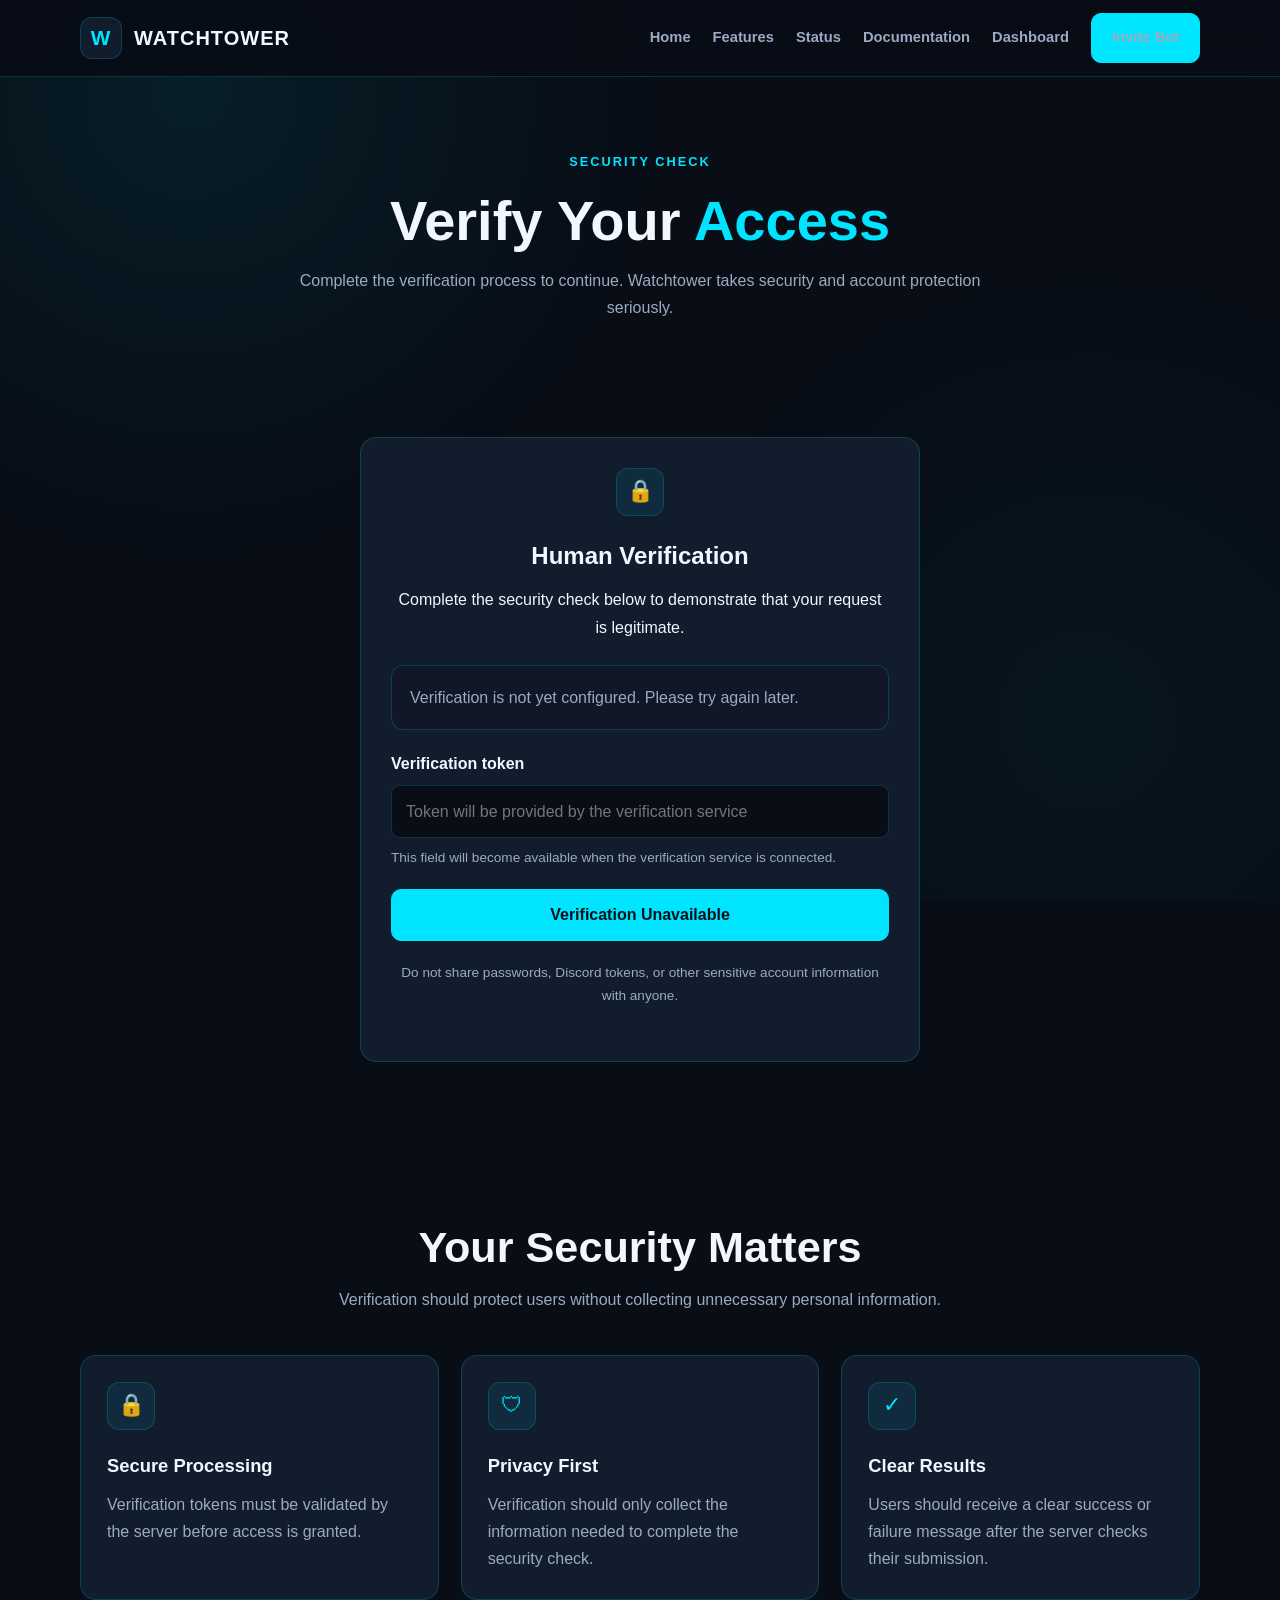
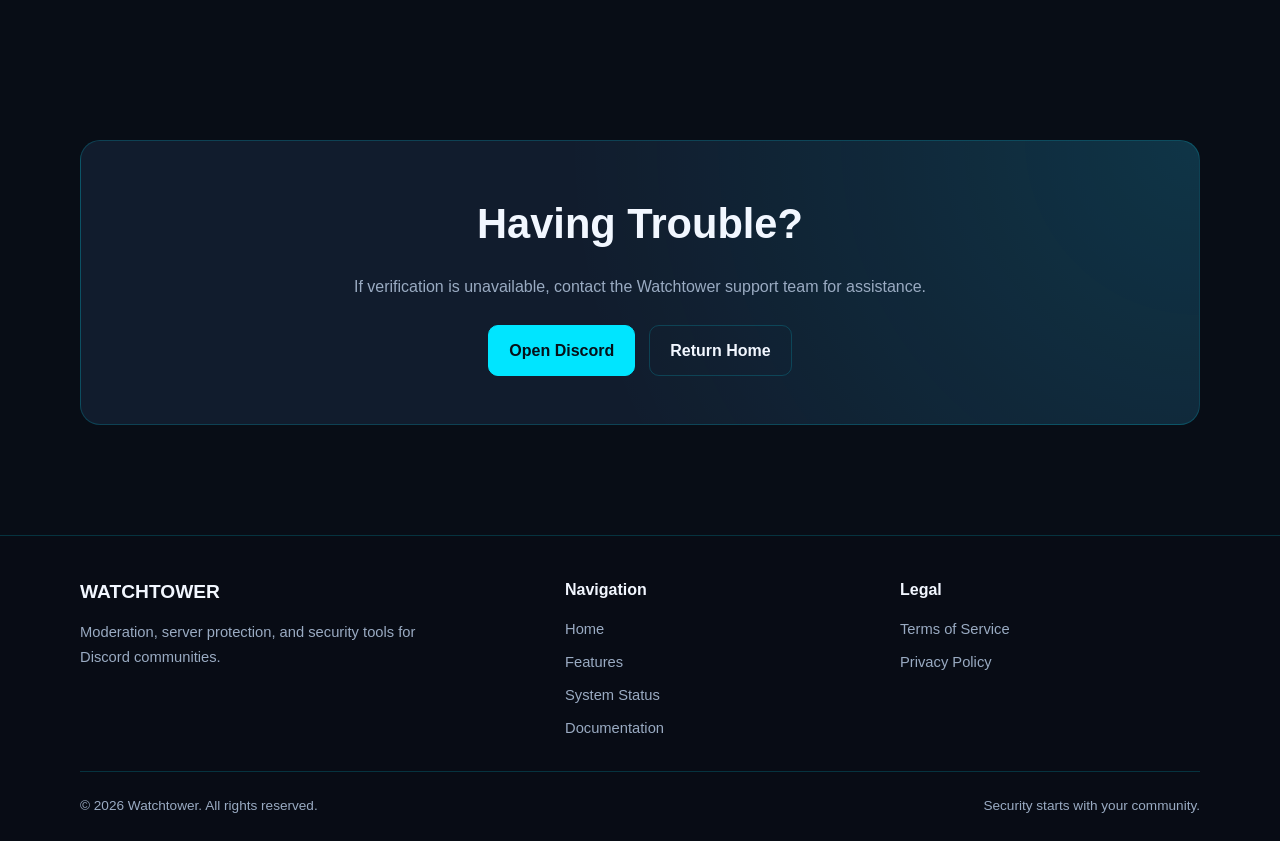
<file: verification.html>
<!DOCTYPE html>
<html lang="en">
<head>
  <meta charset="UTF-8">
  <meta name="viewport" content="width=device-width, initial-scale=1.0">

  <meta
    name="description"
    content="Complete the Watchtower verification process."
  >

  <meta name="theme-color" content="#080d16">

  <title>Verification | Watchtower</title>

  <link rel="stylesheet" href="style.css">
  <script src="script.js" defer></script>
</head>

<body>

  <!-- NAVIGATION -->

  <header class="site-header">
    <div class="container navbar">

      <a class="brand" href="index.html">
        <span class="brand-icon" aria-hidden="true">W</span>
        <span>WATCHTOWER</span>
      </a>

      <button
        class="nav-toggle"
        type="button"
        aria-label="Open navigation menu"
        aria-expanded="false"
      >
        Menu
      </button>

      <nav class="nav-links" aria-label="Main navigation">
        <a href="index.html">Home</a>
        <a href="features.html">Features</a>
        <a href="status.html">Status</a>
        <a href="docs.html">Documentation</a>
        <a href="dashboard.html">Dashboard</a>
        <a
          class="btn btn-primary"
          href="https://discord.com/oauth2/authorize?client_id=1560069427880534126&permissions=1099780089014&integration_type=0&scope=bot+applications.commands"
          target="_blank"
          rel="noopener noreferrer"
        >
          Invite Bot
        </a>
      </nav>

    </div>
  </header>

  <!-- VERIFICATION PAGE -->

  <main>

    <section class="page-header">
      <div class="container">

        <span class="eyebrow">Security Check</span>

        <h1>Verify Your <span class="text-cyan">Access</span></h1>

        <p>
          Complete the verification process to continue.
          Watchtower takes security and account protection seriously.
        </p>

      </div>
    </section>

    <section>
      <div class="container">

        <div class="form-card">

          <div class="text-center mb-2">
            <div
              class="card-icon"
              style="margin-left:auto;margin-right:auto;"
              aria-hidden="true"
            >
              &#128274;
            </div>

            <h2>Human Verification</h2>

            <p>
              Complete the security check below to demonstrate
              that your request is legitimate.
            </p>
          </div>

          <!--
            CAPTCHA PLACEHOLDER

            Add the Google reCAPTCHA widget here after configuring
            its public site key and the matching backend endpoint.

            Never put the reCAPTCHA secret key in this HTML file.
          -->

          <div
            class="status-message"
            id="verification-status"
            role="status"
            aria-live="polite"
          >
            Verification is not yet configured. Please try again later.
          </div>

          <div class="form-group mt-2">
            <label for="verification-token">
              Verification token
            </label>

            <input
              id="verification-token"
              type="text"
              placeholder="Token will be provided by the verification service"
              autocomplete="off"
              disabled
            >

            <span class="form-help">
              This field will become available when the verification
              service is connected.
            </span>
          </div>

          <button
            class="btn btn-primary w-full"
            id="verification-submit"
            type="button"
            disabled
          >
            Verification Unavailable
          </button>

          <p class="form-help text-center mt-2">
            Do not share passwords, Discord tokens, or other
            sensitive account information with anyone.
          </p>

        </div>

      </div>
    </section>

    <!-- PRIVACY INFORMATION -->

    <section>
      <div class="container">

        <div class="section-heading">
          <h2>Your Security Matters</h2>
          <p>
            Verification should protect users without collecting
            unnecessary personal information.
          </p>
        </div>

        <div class="card-grid">

          <article class="card">
            <div class="card-icon" aria-hidden="true">
              &#128274;
            </div>

            <h3>Secure Processing</h3>

            <p>
              Verification tokens must be validated by the
              server before access is granted.
            </p>
          </article>

          <article class="card">
            <div class="card-icon" aria-hidden="true">
              &#128737;
            </div>

            <h3>Privacy First</h3>

            <p>
              Verification should only collect the information
              needed to complete the security check.
            </p>
          </article>

          <article class="card">
            <div class="card-icon" aria-hidden="true">
              &#10003;
            </div>

            <h3>Clear Results</h3>

            <p>
              Users should receive a clear success or failure
              message after the server checks their submission.
            </p>
          </article>

        </div>

      </div>
    </section>

    <!-- HELP -->

    <section class="cta-section">
      <div class="container">

        <div class="cta-panel">
          <h2>Having Trouble?</h2>

          <p>
            If verification is unavailable, contact the Watchtower
            support team for assistance.
          </p>

          <div class="hero-actions">
            <a
              class="btn btn-primary"
              href="https://discord.com/oauth2/authorize?client_id=1560069427880534126&permissions=1099780089014&integration_type=0&scope=bot+applications.commands"
              target="_blank"
              rel="noopener noreferrer"
            >
              Open Discord
            </a>

            <a class="btn btn-secondary" href="index.html">
              Return Home
            </a>
          </div>
        </div>

      </div>
    </section>

  </main>

  <!-- FOOTER -->

  <footer class="site-footer">
    <div class="container">

      <div class="footer-grid">

        <div>
          <div class="footer-brand">WATCHTOWER</div>

          <p class="footer-description">
            Moderation, server protection, and security tools
            for Discord communities.
          </p>
        </div>

        <div class="footer-column">
          <h3>Navigation</h3>

          <div class="footer-links">
            <a href="index.html">Home</a>
            <a href="features.html">Features</a>
            <a href="status.html">System Status</a>
            <a href="docs.html">Documentation</a>
          </div>
        </div>

        <div class="footer-column">
          <h3>Legal</h3>

          <div class="footer-links">
            <a href="terms.html">Terms of Service</a>
            <a href="privacy.html">Privacy Policy</a>
          </div>
        </div>

      </div>

      <div class="footer-bottom">
        <span>
          &copy; <span id="current-year"></span> Watchtower.
          All rights reserved.
        </span>

        <span>Security starts with your community.</span>
      </div>

    </div>
  </footer>

</body>
</html>
</file>
<file: style.css>
/* =========================================
   WATCHTOWER WEBSITE
   Chunk 1: Base styling and colors
========================================= */

:root {
  --bg: #080d16;
  --bg-light: #101827;
  --card: #111c2d;
  --card-hover: #17253a;
  --cyan: #00e5ff;
  --cyan-dark: #00a9c7;
  --text: #f2f7ff;
  --muted: #9aabc2;
  --border: rgba(0, 229, 255, 0.18);
  --danger: #ff5263;
  --success: #37e6a1;
  --warning: #ffca67;
}

* {
  box-sizing: border-box;
  margin: 0;
  padding: 0;
}

html {
  scroll-behavior: smooth;
  scroll-padding-top: 90px;
}

body {
  min-height: 100vh;
  background: var(--bg);
  color: var(--text);
  font-family: Arial, Helvetica, sans-serif;
  font-size: 16px;
  line-height: 1.7;
  overflow-x: hidden;
}

body::before {
  content: "";
  position: fixed;
  inset: 0;
  z-index: -1;
  pointer-events: none;
  background:
    radial-gradient(
      circle at 15% 10%,
      rgba(0, 229, 255, 0.08),
      transparent 35%
    ),
    radial-gradient(
      circle at 85% 80%,
      rgba(0, 169, 199, 0.06),
      transparent 35%
    );
}

img {
  display: block;
  max-width: 100%;
}

a {
  color: var(--cyan);
  text-decoration: none;
  transition: color 0.2s ease;
}

a:hover {
  color: #8af5ff;
}

button,
input,
select,
textarea {
  font: inherit;
}

button {
  cursor: pointer;
}

::selection {
  background: var(--cyan);
  color: var(--bg);
}


/* =========================================
   CHUNK 2: NAVIGATION, BUTTONS, HERO
========================================= */

.container {
  width: min(1120px, 92%);
  margin: 0 auto;
}

section {
  padding: 80px 0;
}

.section-heading {
  max-width: 700px;
  margin: 0 auto 42px;
  text-align: center;
}

.section-heading h2 {
  margin-bottom: 12px;
  font-size: clamp(1.8rem, 4vw, 2.7rem);
  line-height: 1.2;
}

.section-heading p {
  color: var(--muted);
}

.eyebrow {
  display: inline-block;
  margin-bottom: 16px;
  color: var(--cyan);
  font-size: 0.8rem;
  font-weight: 800;
  letter-spacing: 2px;
  text-transform: uppercase;
}

.site-header {
  position: sticky;
  top: 0;
  z-index: 1000;
  border-bottom: 1px solid var(--border);
  background: rgba(8, 13, 22, 0.92);
  backdrop-filter: blur(16px);
}

.navbar {
  min-height: 76px;
  display: flex;
  align-items: center;
  justify-content: space-between;
  gap: 24px;
}

.brand {
  display: inline-flex;
  align-items: center;
  gap: 12px;
  color: var(--text);
  font-size: 1.25rem;
  font-weight: 900;
  letter-spacing: 1px;
}

.brand:hover {
  color: var(--cyan);
}

.brand-icon {
  width: 42px;
  height: 42px;
  display: grid;
  place-items: center;
  border: 1px solid var(--border);
  border-radius: 12px;
  background: var(--card);
  color: var(--cyan);
  font-size: 1.3rem;
}

.nav-links {
  display: flex;
  align-items: center;
  justify-content: flex-end;
  gap: 22px;
}

.nav-links a {
  color: var(--muted);
  font-size: 0.92rem;
  font-weight: 600;
}

.nav-links a:hover,
.nav-links a.active {
  color: var(--cyan);
}

.nav-toggle {
  display: none;
  padding: 8px 12px;
  border: 1px solid var(--border);
  border-radius: 8px;
  background: var(--card);
  color: var(--text);
}

.btn {
  display: inline-flex;
  align-items: center;
  justify-content: center;
  gap: 10px;
  min-height: 46px;
  padding: 11px 20px;
  border: 1px solid var(--border);
  border-radius: 10px;
  background: var(--card);
  color: var(--text);
  font-weight: 800;
  text-align: center;
  transition:
    transform 0.2s ease,
    background 0.2s ease,
    border-color 0.2s ease;
}

.btn:hover {
  transform: translateY(-2px);
  border-color: var(--cyan);
  color: var(--text);
}

.btn-primary {
  border-color: var(--cyan);
  background: var(--cyan);
  color: #061019;
}

.btn-primary:hover {
  background: #8af5ff;
  color: #061019;
}

.btn-secondary {
  background: transparent;
}

.btn-danger {
  border-color: rgba(255, 82, 99, 0.4);
  background: rgba(255, 82, 99, 0.1);
  color: var(--danger);
}

.hero {
  position: relative;
  padding: 105px 0 90px;
}

.hero-grid {
  display: grid;
  grid-template-columns: 1.1fr 0.9fr;
  align-items: center;
  gap: 60px;
}

.hero h1 {
  max-width: 720px;
  margin-bottom: 24px;
  font-size: clamp(2.7rem, 6vw, 4.8rem);
  font-weight: 900;
  line-height: 1.05;
  letter-spacing: -2px;
}

.hero h1 span {
  color: var(--cyan);
}

.hero p {
  max-width: 600px;
  margin-bottom: 28px;
  color: var(--muted);
  font-size: 1.08rem;
}

.hero-actions {
  display: flex;
  flex-wrap: wrap;
  gap: 14px;
}

.hero-note {
  margin-top: 20px;
  color: var(--muted);
  font-size: 0.85rem;
}

.hero-visual {
  min-width: 0;
}

.hero-visual img {
  width: 100%;
  border: 1px solid var(--border);
  border-radius: 18px;
  box-shadow: 0 20px 70px rgba(0, 229, 255, 0.08);
}

.hero-visual .preview-panel {
  padding: 26px;
  border: 1px solid var(--border);
  border-radius: 18px;
  background: linear-gradient(
    145deg,
    var(--card),
    var(--bg-light)
  );
  box-shadow: 0 20px 70px rgba(0, 0, 0, 0.25);
}

.preview-label {
  margin-bottom: 20px;
  color: var(--cyan);
  font-size: 0.78rem;
  font-weight: 800;
  letter-spacing: 1.5px;
  text-transform: uppercase;
}

.preview-row {
  display: flex;
  align-items: center;
  justify-content: space-between;
  gap: 12px;
  padding: 15px 0;
  border-bottom: 1px solid var(--border);
}

.preview-row:last-child {
  border-bottom: none;
}

.preview-row span:first-child {
  color: var(--muted);
}

.preview-row strong {
  overflow-wrap: anywhere;
  text-align: right;
}


/* =========================================
   CHUNK 3: CARDS, FEATURES, STATUS,
   DASHBOARD, FORMS, AND DOCUMENTATION
========================================= */

/* General cards */

.card-grid {
  display: grid;
  grid-template-columns: repeat(3, minmax(0, 1fr));
  gap: 22px;
}

.card {
  padding: 26px;
  border: 1px solid var(--border);
  border-radius: 16px;
  background: var(--card);
  transition:
    transform 0.2s ease,
    border-color 0.2s ease,
    background 0.2s ease;
}

.card:hover {
  transform: translateY(-4px);
  border-color: rgba(0, 229, 255, 0.5);
  background: var(--card-hover);
}

.card h3 {
  margin-bottom: 10px;
  font-size: 1.15rem;
}

.card p {
  color: var(--muted);
}

.card-icon {
  width: 48px;
  height: 48px;
  display: grid;
  place-items: center;
  margin-bottom: 20px;
  border: 1px solid var(--border);
  border-radius: 12px;
  background: rgba(0, 229, 255, 0.08);
  color: var(--cyan);
  font-size: 1.35rem;
}

/* Feature lists */

.feature-list {
  display: grid;
  gap: 14px;
  margin-top: 24px;
  list-style: none;
}

.feature-list li {
  display: flex;
  align-items: flex-start;
  gap: 12px;
  color: var(--muted);
}

.feature-list li::before {
  content: "✓";
  color: var(--cyan);
  font-weight: 900;
}

/* Badges and status indicators */

.badge {
  display: inline-flex;
  align-items: center;
  gap: 8px;
  padding: 5px 11px;
  border: 1px solid var(--border);
  border-radius: 999px;
  background: rgba(0, 229, 255, 0.07);
  color: var(--cyan);
  font-size: 0.8rem;
  font-weight: 800;
}

.status-dot {
  width: 9px;
  height: 9px;
  display: inline-block;
  flex-shrink: 0;
  border-radius: 50%;
  background: var(--muted);
}

.status-dot.online {
  background: var(--success);
  box-shadow: 0 0 10px rgba(55, 230, 161, 0.45);
}

.status-dot.offline {
  background: var(--danger);
}

.status-dot.warning {
  background: var(--warning);
}

/* Page headings */

.page-header {
  padding: 70px 0 35px;
  text-align: center;
}

.page-header h1 {
  margin-bottom: 14px;
  font-size: clamp(2.2rem, 5vw, 3.5rem);
  line-height: 1.15;
}

.page-header p {
  max-width: 720px;
  margin: 0 auto;
  color: var(--muted);
}

/* Status page */

.status-grid {
  display: grid;
  grid-template-columns: repeat(3, minmax(0, 1fr));
  gap: 20px;
}

.status-card {
  padding: 24px;
  border: 1px solid var(--border);
  border-radius: 14px;
  background: var(--card);
}

.status-card h3 {
  margin-bottom: 12px;
  font-size: 1rem;
}

.status-value {
  margin-bottom: 8px;
  font-size: 1.5rem;
  font-weight: 900;
  overflow-wrap: anywhere;
}

.status-description {
  color: var(--muted);
  font-size: 0.9rem;
}

.status-message {
  margin-top: 24px;
  padding: 18px;
  border: 1px solid var(--border);
  border-radius: 12px;
  background: var(--bg-light);
  color: var(--muted);
}

.status-message.success {
  border-color: rgba(55, 230, 161, 0.3);
}

.status-message.error {
  border-color: rgba(255, 82, 99, 0.4);
}

/* Dashboard and server selection */

.dashboard-layout {
  display: grid;
  grid-template-columns: 250px minmax(0, 1fr);
  gap: 24px;
  align-items: start;
}

.dashboard-sidebar {
  padding: 20px;
  border: 1px solid var(--border);
  border-radius: 14px;
  background: var(--card);
}

.dashboard-sidebar a {
  display: block;
  padding: 11px 12px;
  border-radius: 8px;
  color: var(--muted);
}

.dashboard-sidebar a:hover,
.dashboard-sidebar a.active {
  background: rgba(0, 229, 255, 0.08);
  color: var(--cyan);
}

.dashboard-content {
  min-width: 0;
}

.server-grid {
  display: grid;
  grid-template-columns: repeat(2, minmax(0, 1fr));
  gap: 18px;
}

.server-card {
  padding: 22px;
  border: 1px solid var(--border);
  border-radius: 14px;
  background: var(--card);
}

.server-card h3 {
  margin-bottom: 8px;
}

.server-card p {
  margin-bottom: 16px;
  color: var(--muted);
}

/* Forms and inputs */

.form-card {
  width: min(100%, 560px);
  margin: 0 auto;
  padding: 30px;
  border: 1px solid var(--border);
  border-radius: 16px;
  background: var(--card);
}

.form-card h2 {
  margin-bottom: 10px;
}

.form-card > p {
  margin-bottom: 24px;
  color: var(--muted);
}

.form-group {
  display: grid;
  gap: 8px;
  margin-bottom: 20px;
}

.form-group label {
  font-weight: 700;
}

.form-group input,
.form-group select,
.form-group textarea {
  width: 100%;
  min-height: 46px;
  padding: 12px 14px;
  border: 1px solid var(--border);
  border-radius: 9px;
  outline: none;
  background: var(--bg);
  color: var(--text);
}

.form-group textarea {
  min-height: 120px;
  resize: vertical;
}

.form-group input:focus,
.form-group select:focus,
.form-group textarea:focus {
  border-color: var(--cyan);
  box-shadow: 0 0 0 3px rgba(0, 229, 255, 0.1);
}

.form-help {
  color: var(--muted);
  font-size: 0.85rem;
}

.form-message {
  margin-top: 16px;
  color: var(--muted);
  overflow-wrap: anywhere;
}

/* Documentation and policy pages */

.content-layout {
  display: grid;
  grid-template-columns: 240px minmax(0, 1fr);
  gap: 35px;
  align-items: start;
}

.content-sidebar {
  position: sticky;
  top: 100px;
  padding: 20px;
  border: 1px solid var(--border);
  border-radius: 12px;
  background: var(--card);
}

.content-sidebar a {
  display: block;
  padding: 8px 0;
  color: var(--muted);
}

.content-sidebar a:hover {
  color: var(--cyan);
}

.content-body {
  min-width: 0;
}

.content-body section {
  padding: 0 0 36px;
}

.content-body h2 {
  margin-bottom: 14px;
  font-size: 1.6rem;
}

.content-body h3 {
  margin: 22px 0 10px;
  font-size: 1.15rem;
}

.content-body p,
.content-body li {
  color: var(--muted);
}

.content-body p {
  margin-bottom: 14px;
}

.content-body ul,
.content-body ol {
  padding-left: 24px;
  margin-bottom: 18px;
}

.content-body code {
  padding: 3px 7px;
  border: 1px solid var(--border);
  border-radius: 5px;
  background: var(--bg-light);
  color: var(--cyan);
  overflow-wrap: anywhere;
}

.content-body pre {
  max-width: 100%;
  margin: 18px 0;
  padding: 20px;
  overflow-x: auto;
  border: 1px solid var(--border);
  border-radius: 10px;
  background: var(--bg-light);
}

.content-body pre code {
  padding: 0;
  border: 0;
  background: transparent;
}

/* Tables */

.table-wrap {
  width: 100%;
  overflow-x: auto;
  border: 1px solid var(--border);
  border-radius: 12px;
}

table {
  width: 100%;
  border-collapse: collapse;
}

th,
td {
  padding: 14px 16px;
  border-bottom: 1px solid var(--border);
  text-align: left;
}

th {
  background: var(--card);
  color: var(--cyan);
}

td {
  color: var(--muted);
}

tr:last-child td {
  border-bottom: none;
}


/* =========================================
   CHUNK 4: FOOTER, ANIMATIONS,
   MOBILE RESPONSIVENESS, FINAL STYLING
========================================= */

/* Call-to-action sections */

.cta-section {
  padding: 60px 0;
}

.cta-panel {
  padding: 48px 30px;
  border: 1px solid var(--border);
  border-radius: 20px;
  background:
    radial-gradient(
      circle at top right,
      rgba(0, 229, 255, 0.12),
      transparent 55%
    ),
    var(--card);
  text-align: center;
}

.cta-panel h2 {
  margin-bottom: 14px;
  font-size: clamp(1.8rem, 4vw, 2.6rem);
}

.cta-panel p {
  max-width: 650px;
  margin: 0 auto 24px;
  color: var(--muted);
}

.cta-panel .hero-actions {
  justify-content: center;
}

/* Footer */

.site-footer {
  margin-top: 50px;
  padding: 40px 0 24px;
  border-top: 1px solid var(--border);
  background: rgba(8, 13, 22, 0.75);
}

.footer-grid {
  display: grid;
  grid-template-columns: 1.5fr 1fr 1fr;
  gap: 35px;
  padding-bottom: 30px;
}

.footer-brand {
  margin-bottom: 12px;
  font-size: 1.2rem;
  font-weight: 900;
}

.footer-description {
  max-width: 360px;
  color: var(--muted);
  font-size: 0.92rem;
}

.footer-column h3 {
  margin-bottom: 14px;
  font-size: 1rem;
}

.footer-links {
  display: grid;
  gap: 8px;
}

.footer-links a {
  color: var(--muted);
  font-size: 0.92rem;
}

.footer-links a:hover {
  color: var(--cyan);
}

.footer-bottom {
  display: flex;
  flex-wrap: wrap;
  justify-content: space-between;
  gap: 12px;
  padding-top: 22px;
  border-top: 1px solid var(--border);
  color: var(--muted);
  font-size: 0.85rem;
}

/* Utility classes */

.text-center {
  text-align: center;
}

.text-muted {
  color: var(--muted);
}

.text-cyan {
  color: var(--cyan);
}

.mt-1 {
  margin-top: 10px;
}

.mt-2 {
  margin-top: 20px;
}

.mt-3 {
  margin-top: 30px;
}

.mb-1 {
  margin-bottom: 10px;
}

.mb-2 {
  margin-bottom: 20px;
}

.mb-3 {
  margin-bottom: 30px;
}

.hidden {
  display: none !important;
}

.w-full {
  width: 100%;
}

.divider {
  height: 1px;
  margin: 28px 0;
  border: 0;
  background: var(--border);
}

/* Focus accessibility */

a:focus-visible,
button:focus-visible,
input:focus-visible,
select:focus-visible,
textarea:focus-visible {
  outline: 2px solid var(--cyan);
  outline-offset: 4px;
}

/* Smooth entrance animation */

@keyframes fade-up {
  from {
    opacity: 0;
    transform: translateY(12px);
  }

  to {
    opacity: 1;
    transform: translateY(0);
  }
}

.hero-content,
.hero-visual,
.card {
  animation: fade-up 0.5s ease both;
}

.card:nth-child(2) {
  animation-delay: 0.08s;
}

.card:nth-child(3) {
  animation-delay: 0.16s;
}

/* Tablet layout */

@media (max-width: 900px) {
  .hero-grid {
    grid-template-columns: 1fr;
    gap: 40px;
  }

  .hero {
    padding-top: 75px;
  }

  .hero-content {
    text-align: center;
  }

  .hero-content > p {
    margin-right: auto;
    margin-left: auto;
  }

  .hero-actions {
    justify-content: center;
  }

  .hero-visual {
    width: min(100%, 650px);
    margin: 0 auto;
  }

  .card-grid {
    grid-template-columns: repeat(2, minmax(0, 1fr));
  }

  .status-grid {
    grid-template-columns: repeat(2, minmax(0, 1fr));
  }

  .dashboard-layout,
  .content-layout {
    grid-template-columns: 1fr;
  }

  .content-sidebar {
    position: static;
  }

  .footer-grid {
    grid-template-columns: repeat(2, minmax(0, 1fr));
  }

  .footer-grid > :first-child {
    grid-column: 1 / -1;
  }
}

/* Mobile layout */

@media (max-width: 650px) {
  section {
    padding: 55px 0;
  }

  .navbar {
    min-height: 68px;
    flex-wrap: wrap;
    gap: 12px;
  }

  .brand {
    font-size: 1.05rem;
  }

  .brand-icon {
    width: 36px;
    height: 36px;
  }

  .nav-toggle {
    display: inline-flex;
    align-items: center;
    justify-content: center;
  }

  .nav-links {
    display: none;
    width: 100%;
    align-items: stretch;
    flex-direction: column;
    gap: 0;
    padding: 8px 0 16px;
  }

  .nav-links.open {
    display: flex;
  }

  .nav-links a {
    padding: 11px 8px;
  }

  .nav-links .btn {
    margin-top: 10px;
  }

  .hero {
    padding: 60px 0;
  }

  .hero h1 {
    font-size: clamp(2.3rem, 11vw, 3.4rem);
    letter-spacing: -1px;
  }

  .hero p {
    font-size: 1rem;
  }

  .hero-actions {
    align-items: stretch;
    flex-direction: column;
  }

  .hero-actions .btn {
    width: 100%;
  }

  .card-grid,
  .status-grid,
  .server-grid {
    grid-template-columns: 1fr;
  }

  .card,
  .status-card,
  .server-card {
    padding: 22px;
  }

  .form-card {
    padding: 22px;
  }

  .page-header {
    padding: 50px 0 20px;
  }

  .cta-panel {
    padding: 32px 20px;
  }

  .footer-grid {
    grid-template-columns: 1fr;
    gap: 25px;
  }

  .footer-grid > :first-child {
    grid-column: auto;
  }

  .footer-bottom {
    flex-direction: column;
  }

  .preview-row {
    align-items: flex-start;
    flex-direction: column;
    gap: 4px;
  }

  .preview-row strong {
    text-align: left;
  }

  th,
  td {
    padding: 11px;
  }
}

/* Reduce motion for accessibility */

@media (prefers-reduced-motion: reduce) {
  *,
  *::before,
  *::after {
    scroll-behavior: auto !important;
    animation-duration: 0.01ms !important;
    animation-iteration-count: 1 !important;
    transition-duration: 0.01ms !important;
  }
}
</file>
